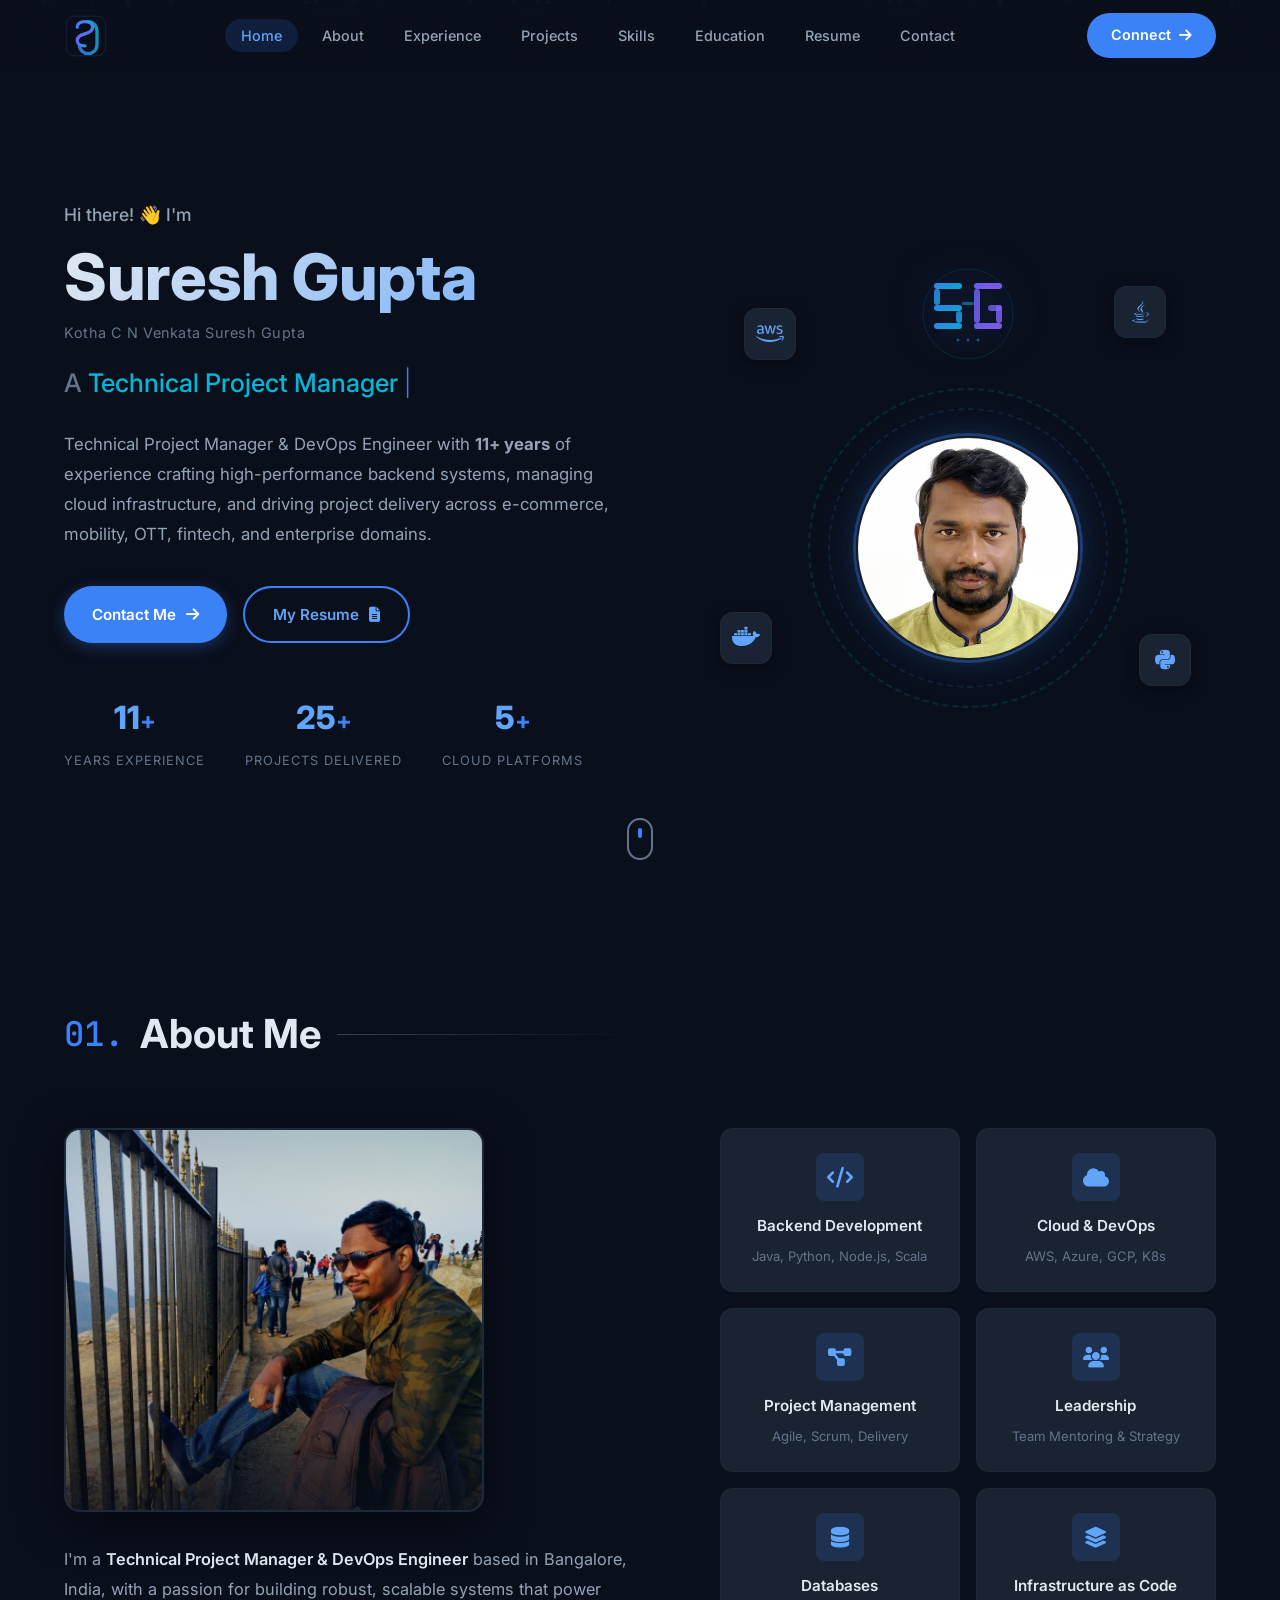
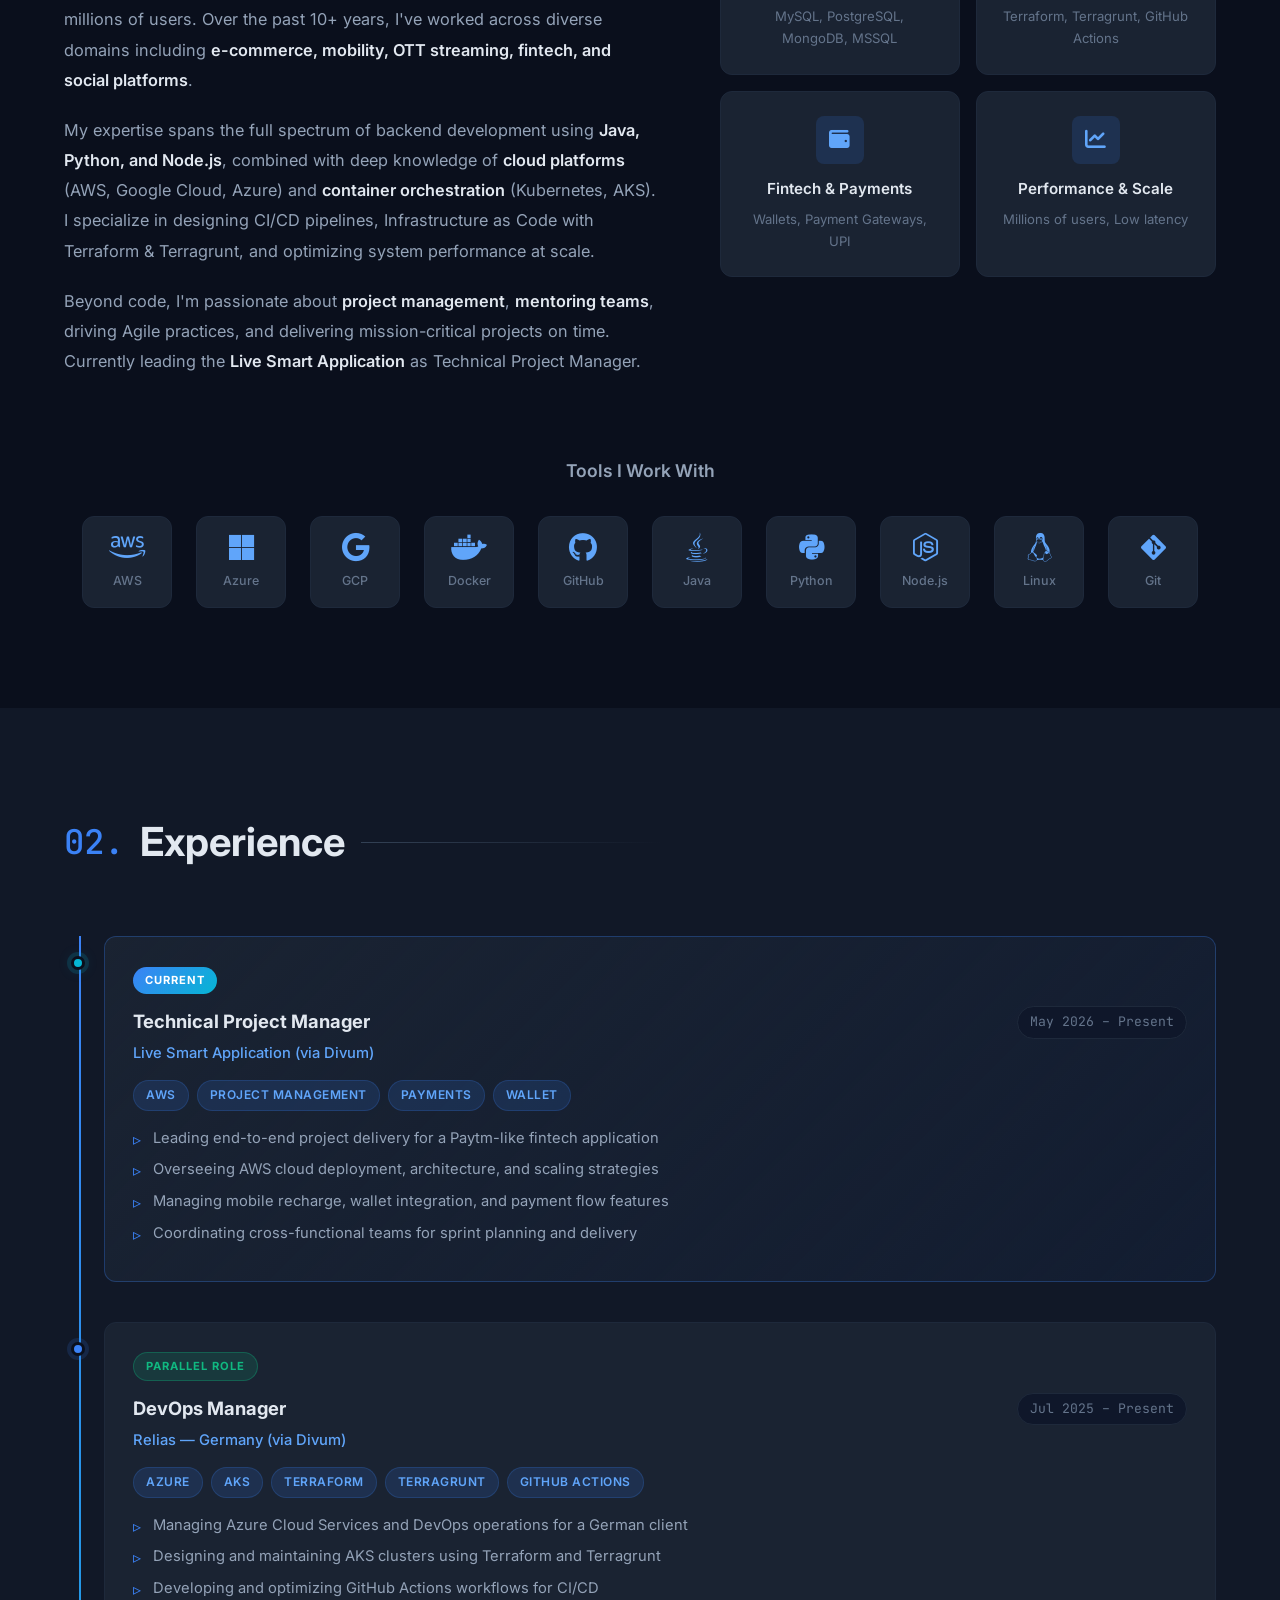
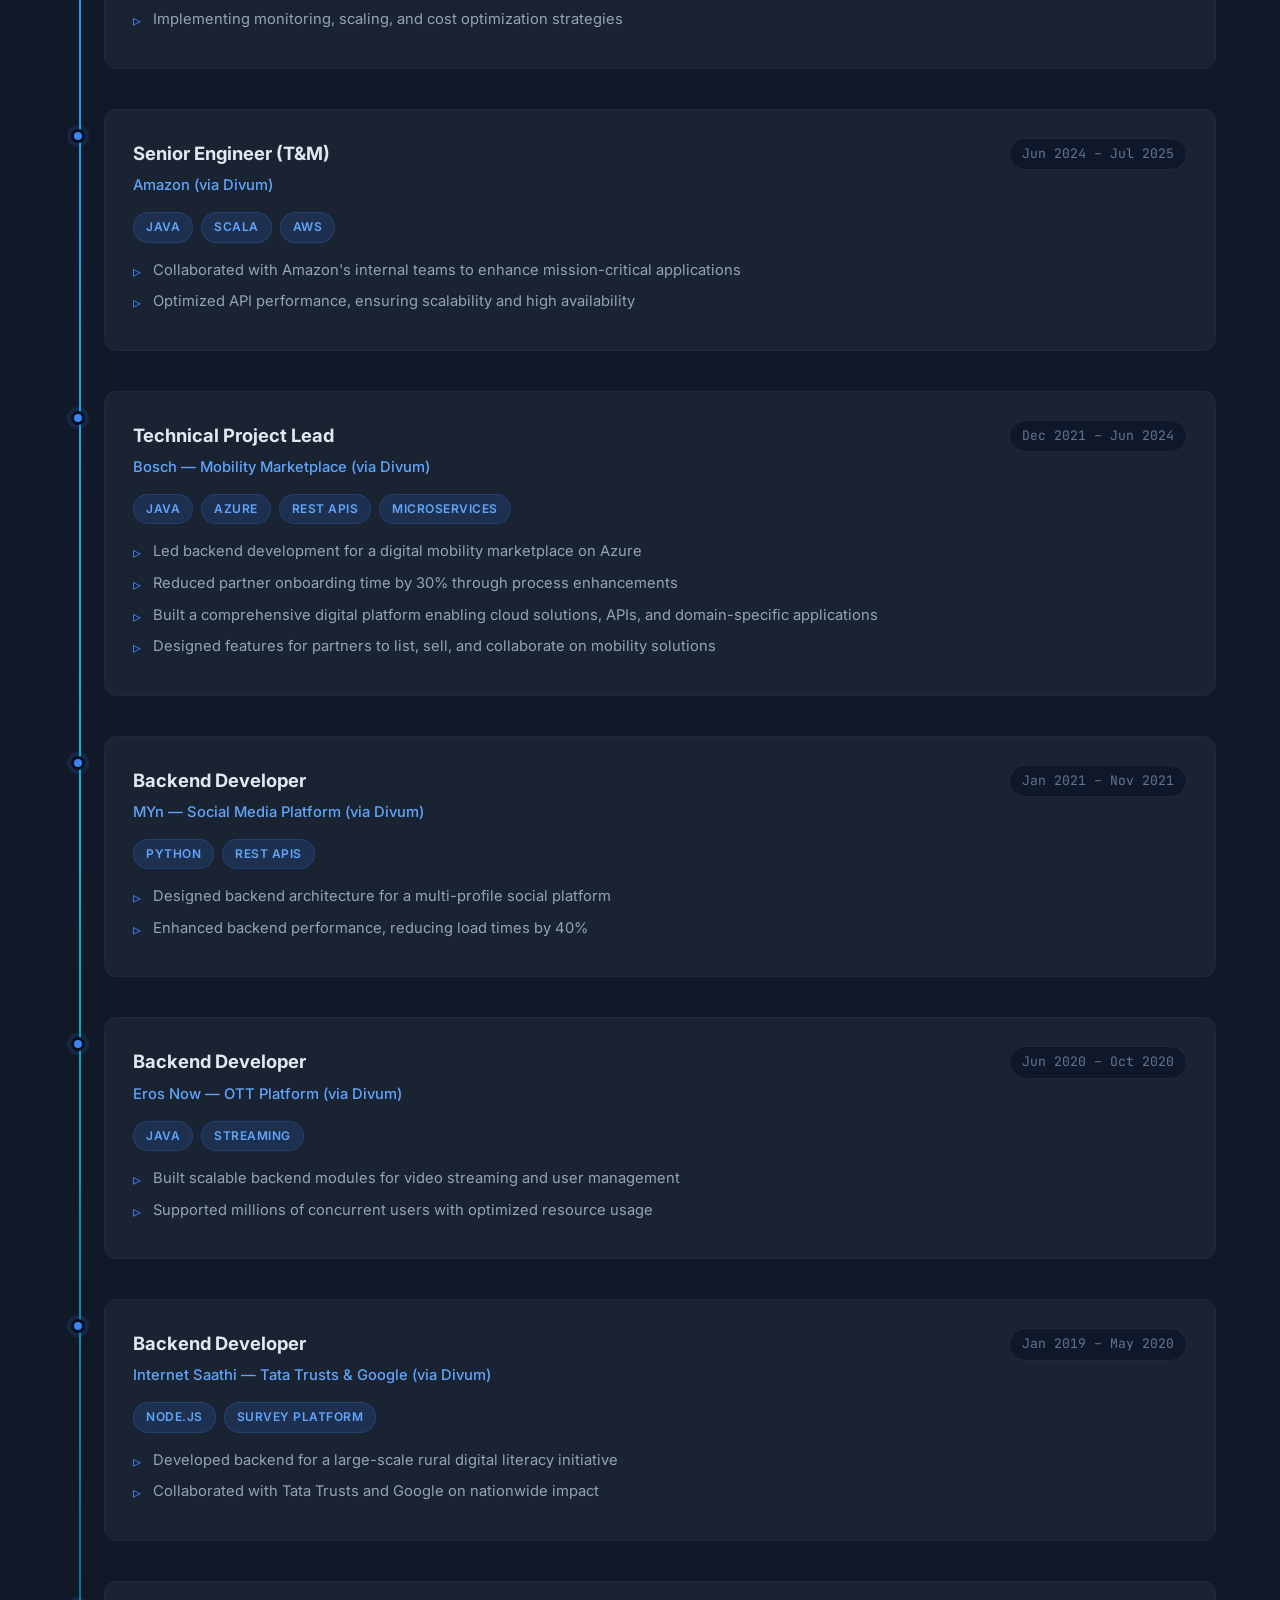
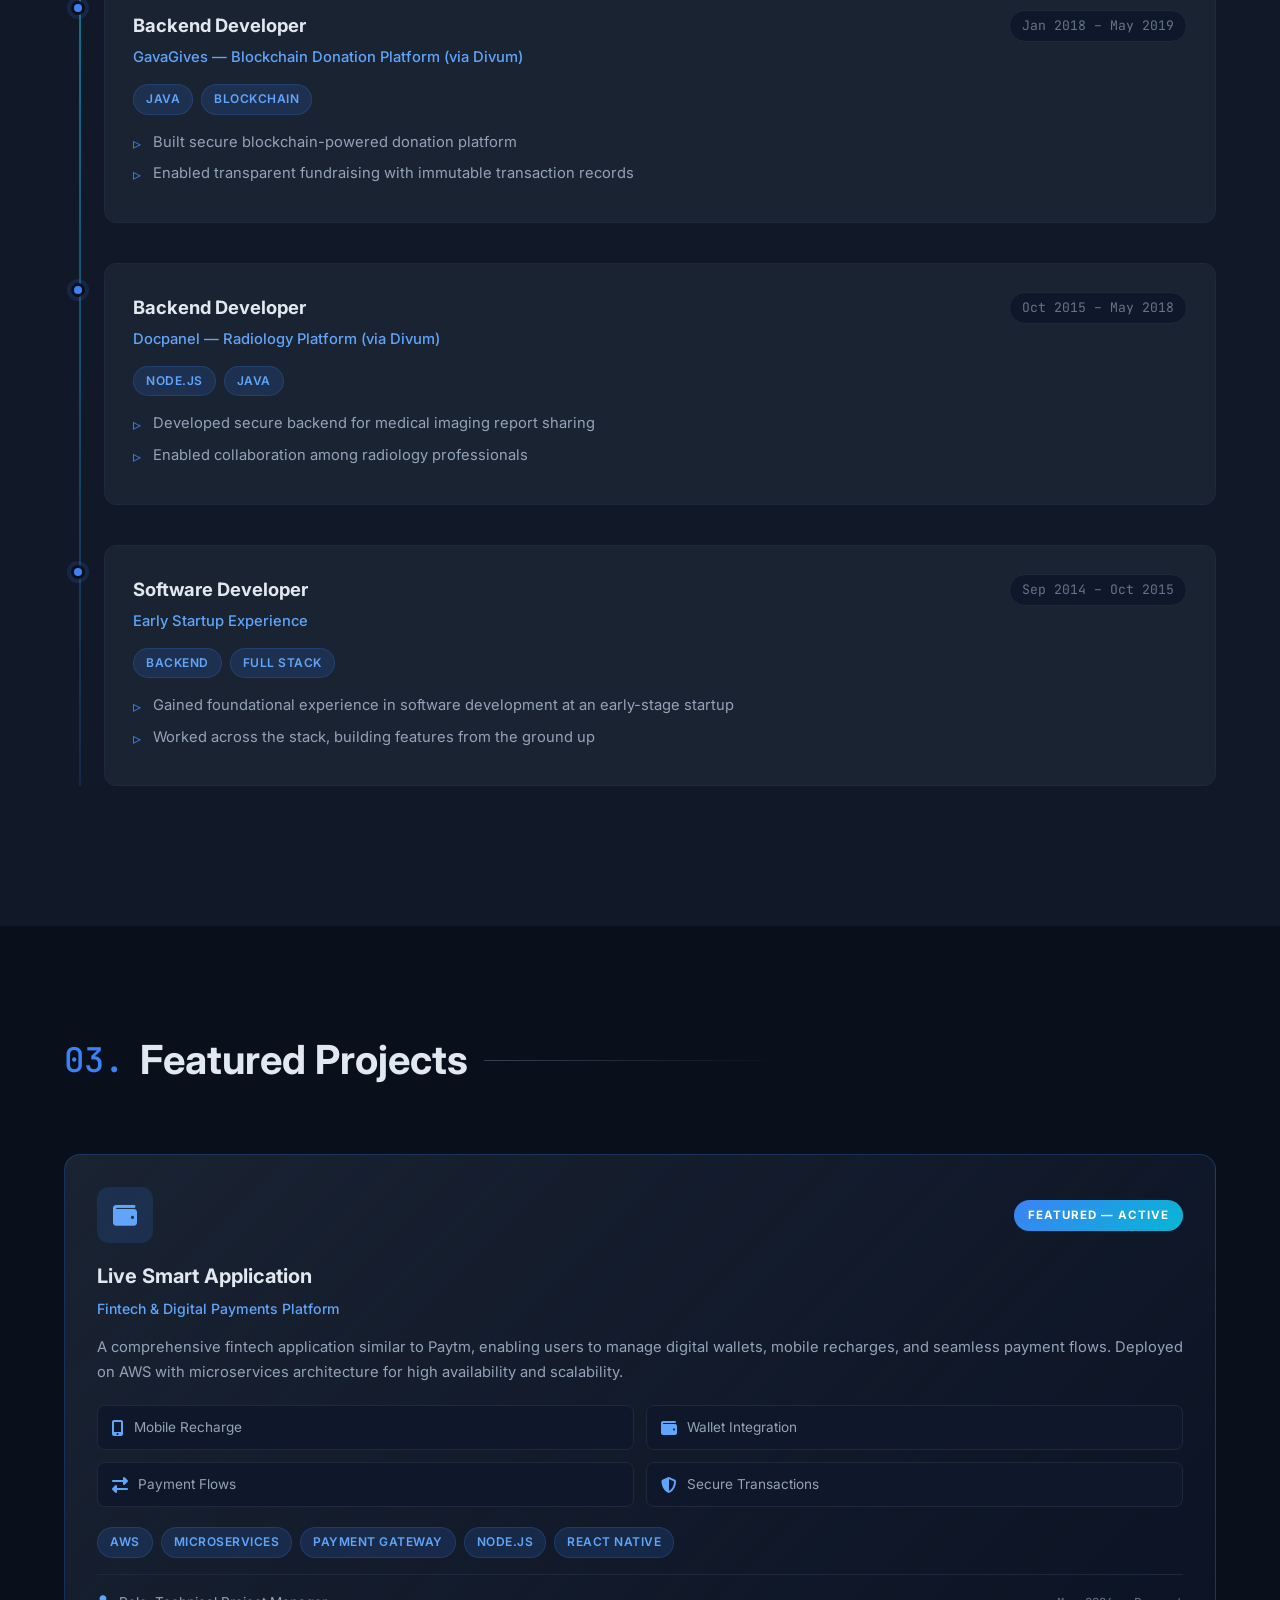
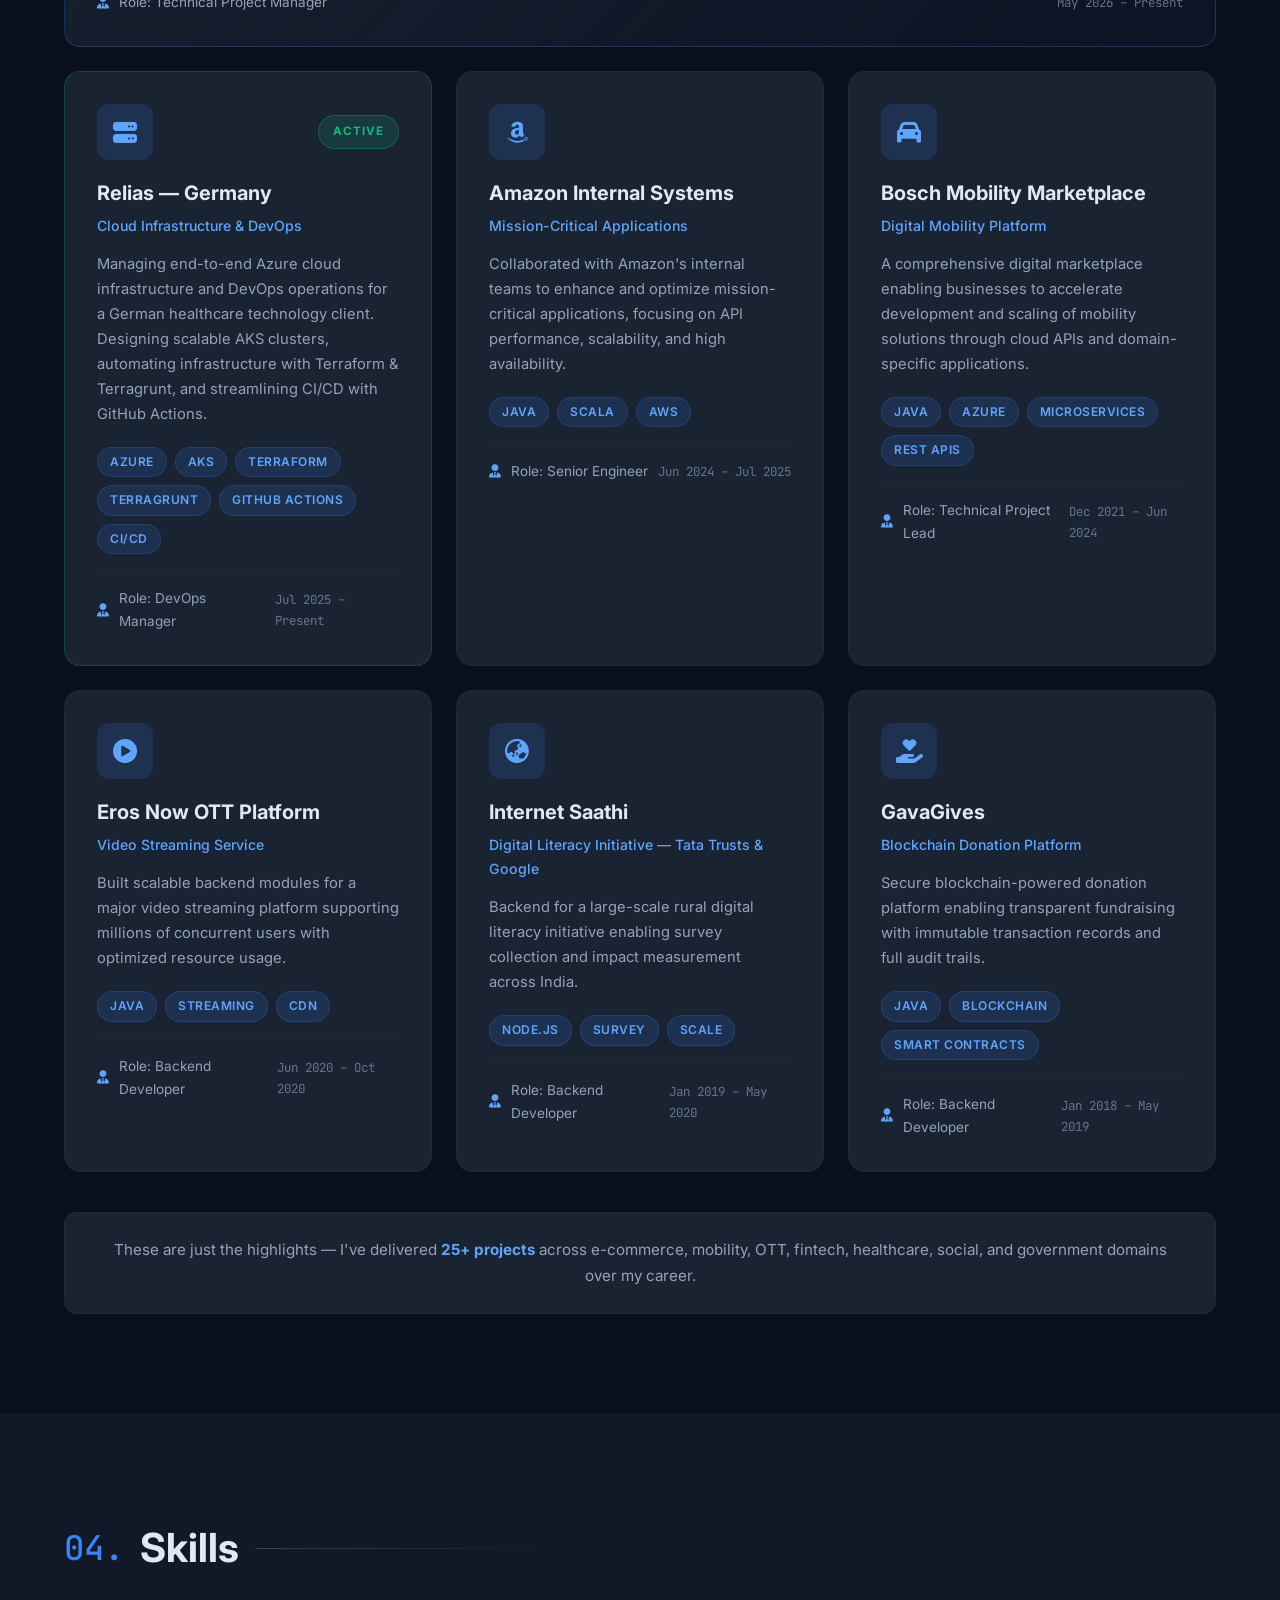
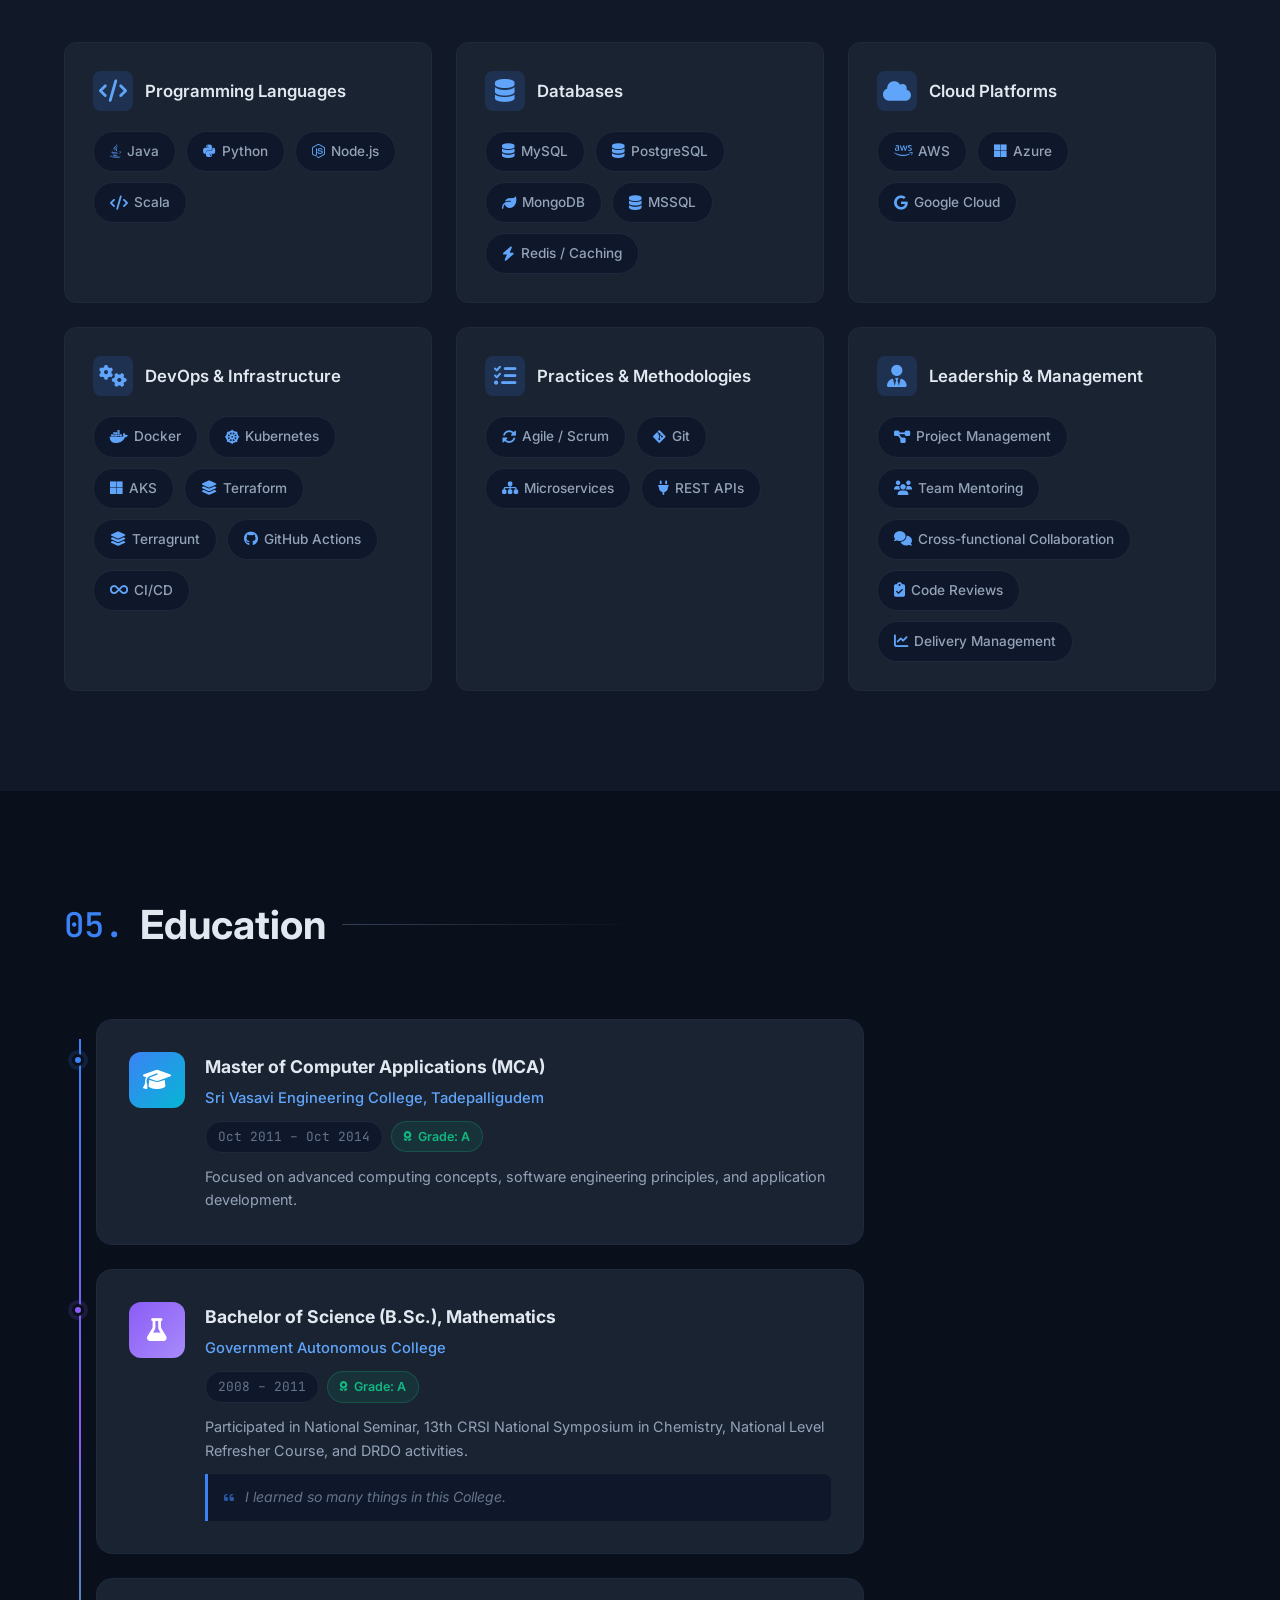
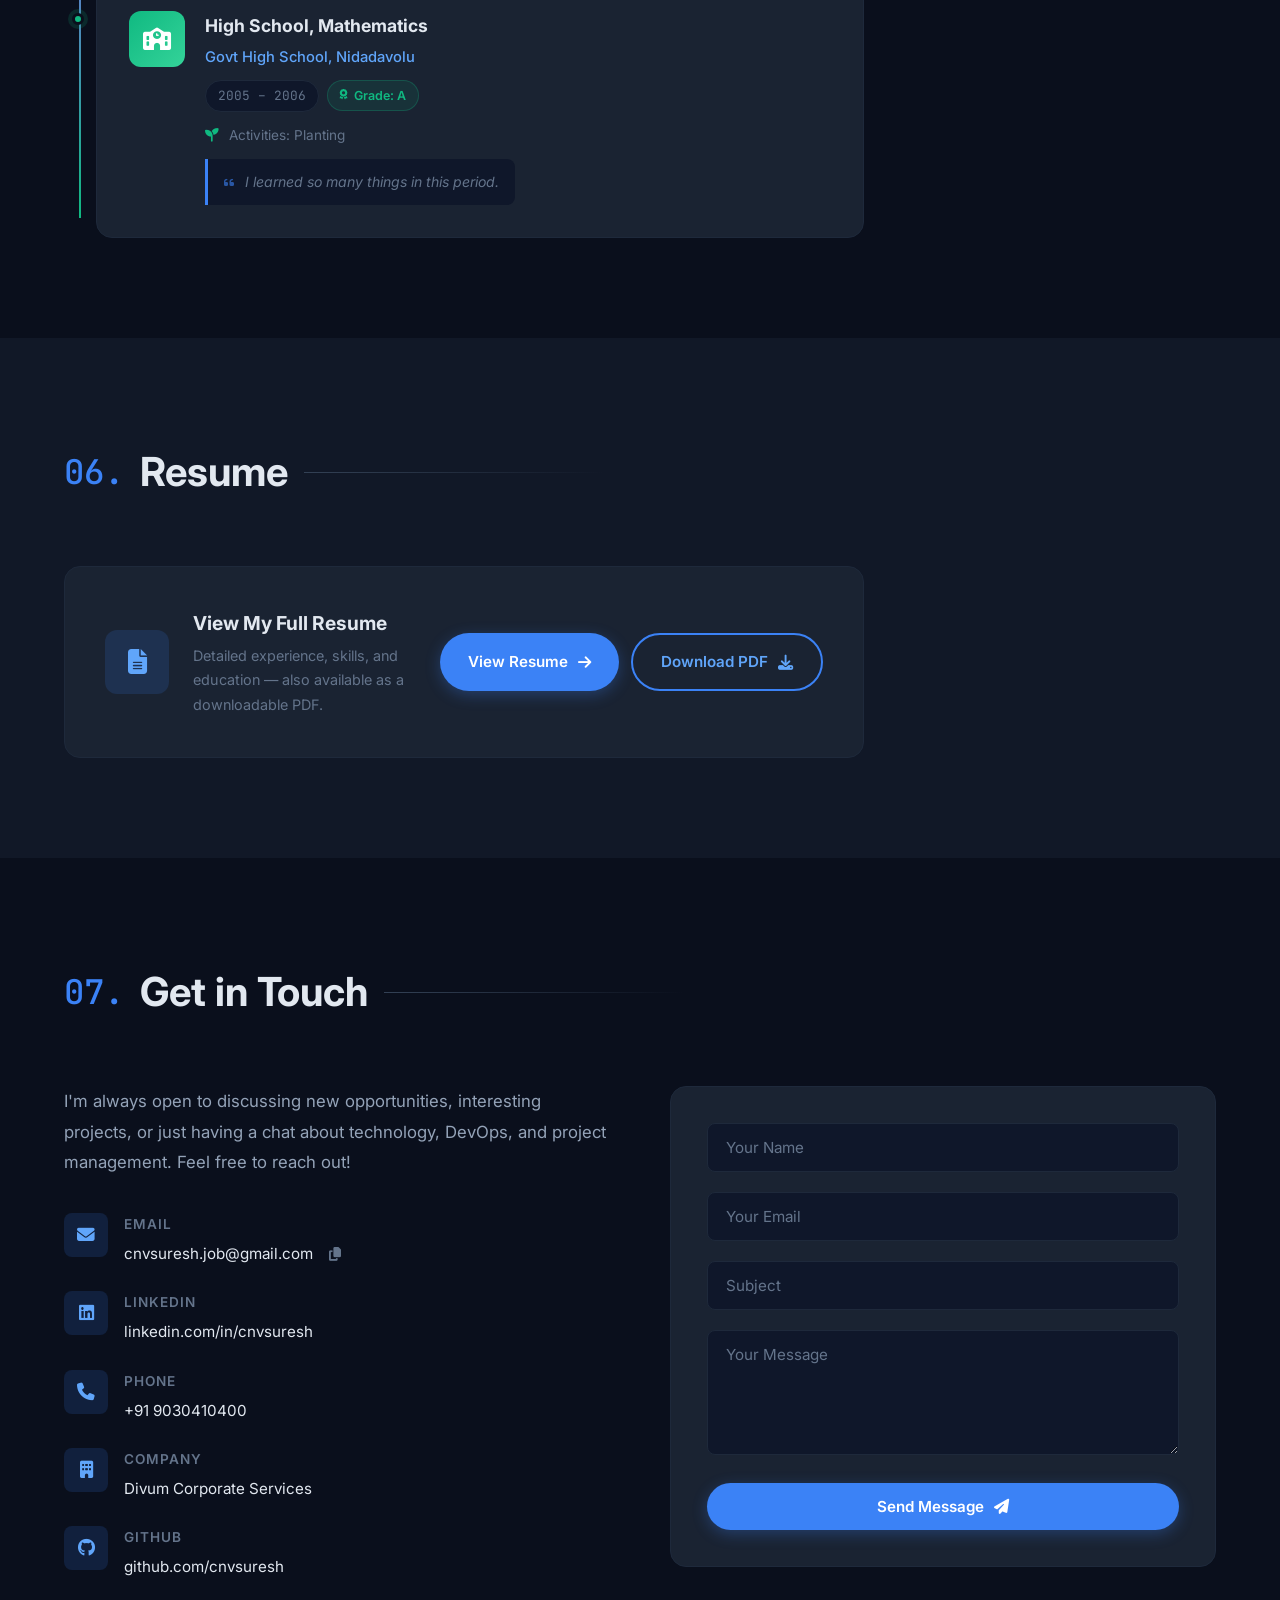
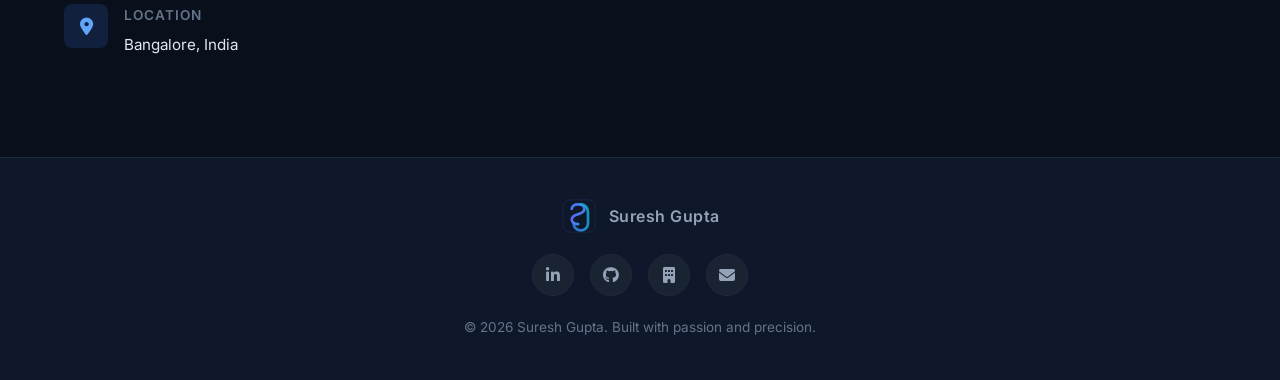
<file: index.html>
<!DOCTYPE html>
<html lang="en">
<head>
  <meta charset="UTF-8" />
  <meta name="viewport" content="width=device-width, initial-scale=1.0" />
  <title>Suresh Gupta | Technical Project Manager & DevOps Engineer</title>
  <meta name="description" content="Portfolio of Kotha C N Venkata Suresh Gupta - Technical Project Manager, DevOps Engineer with 10+ years of experience in backend development and cloud infrastructure." />
  <link rel="icon" type="image/svg+xml" href="assets/images/logo-icon.svg" />
  <link rel="preconnect" href="https://fonts.googleapis.com" />
  <link rel="preconnect" href="https://fonts.gstatic.com" crossorigin />
  <link href="https://fonts.googleapis.com/css2?family=Inter:wght@300;400;500;600;700;800&family=JetBrains+Mono:wght@400;500&display=swap" rel="stylesheet" />
  <link rel="stylesheet" href="https://cdnjs.cloudflare.com/ajax/libs/font-awesome/6.5.1/css/all.min.css" />
  <link rel="stylesheet" href="assets/css/style.css" />
</head>
<body>

  <!-- Navigation -->
  <nav class="navbar" id="navbar">
    <div class="nav-container">
      <a href="#home" class="nav-logo" aria-label="Home">
        <img src="assets/images/logo-icon.svg" alt="SG Logo" class="nav-logo-icon" />
      </a>
      <ul class="nav-links" id="navLinks">
        <li><a href="#home" class="nav-link active">Home</a></li>
        <li><a href="#about" class="nav-link">About</a></li>
        <li><a href="#experience" class="nav-link">Experience</a></li>
        <li><a href="#projects" class="nav-link">Projects</a></li>
        <li><a href="#skills" class="nav-link">Skills</a></li>
        <li><a href="#education" class="nav-link">Education</a></li>
        <li><a href="#resume" class="nav-link">Resume</a></li>
        <li><a href="#contact" class="nav-link">Contact</a></li>
      </ul>
      <a href="https://www.linkedin.com/in/cnvsuresh/" target="_blank" rel="noopener noreferrer" class="nav-cta">
        Connect <i class="fas fa-arrow-right"></i>
      </a>
      <button class="hamburger" id="hamburger" aria-label="Toggle navigation">
        <span></span>
        <span></span>
        <span></span>
      </button>
    </div>
  </nav>

  <!-- Hero Section -->
  <section class="hero" id="home">
    <div class="hero-bg-particles" id="particles"></div>
    <div class="hero-container">
      <div class="hero-content">
        <p class="hero-greeting">Hi there! <span class="wave">&#128075;</span> I'm</p>
        <h1 class="hero-name">Suresh Gupta</h1>
        <p class="hero-fullname">Kotha C N Venkata Suresh Gupta</p>
        <h2 class="hero-title">
          <span class="title-prefix">A</span>
          <span class="typed-text" id="typedText"></span>
          <span class="cursor">|</span>
        </h2>
        <p class="hero-description">
          Technical Project Manager &amp; DevOps Engineer with <strong><span id="dynamicYears">10</span>+ years</strong> of experience crafting
          high-performance backend systems, managing cloud infrastructure, and driving
          project delivery across e-commerce, mobility, OTT, fintech, and enterprise domains.
        </p>
        <div class="hero-actions">
          <a href="#contact" class="btn btn-primary">
            Contact Me <i class="fas fa-arrow-right"></i>
          </a>
          <a href="resume.html" class="btn btn-secondary">
            My Resume <i class="fas fa-file-alt"></i>
          </a>
        </div>
        <div class="hero-stats">
          <div class="stat">
            <span class="stat-number" id="expCount" data-count="10">0</span><span class="stat-plus">+</span>
            <span class="stat-label">Years Experience</span>
          </div>
          <div class="stat">
            <span class="stat-number" data-count="25">0</span><span class="stat-plus">+</span>
            <span class="stat-label">Projects Delivered</span>
          </div>
          <div class="stat">
            <span class="stat-number" data-count="5">0</span><span class="stat-plus">+</span>
            <span class="stat-label">Cloud Platforms</span>
          </div>
        </div>
      </div>
      <div class="hero-visual">
        <div class="hero-logo-showcase">
          <img src="assets/images/logo-concept-2.svg" alt="SG Logo" class="hero-logo-img" />
        </div>
        <div class="profile-frame">
          <div class="profile-photo-wrapper">
            <img src="assets/images/profile-pic.png" alt="Suresh Gupta" class="profile-photo" />
          </div>
          <div class="profile-ring"></div>
          <div class="profile-ring ring-2"></div>
        </div>
        <div class="floating-badge badge-1">
          <i class="fab fa-aws"></i>
        </div>
        <div class="floating-badge badge-2">
          <i class="fab fa-java"></i>
        </div>
        <div class="floating-badge badge-3">
          <i class="fab fa-docker"></i>
        </div>
        <div class="floating-badge badge-4">
          <i class="fab fa-python"></i>
        </div>
      </div>
    </div>
    <div class="scroll-indicator">
      <a href="#about">
        <div class="mouse">
          <div class="wheel"></div>
        </div>
      </a>
    </div>
  </section>

  <!-- About Section -->
  <section class="section about" id="about">
    <div class="container">
      <h2 class="section-title">
        <span class="title-accent">01.</span> About Me
      </h2>
      <div class="about-grid">
        <div class="about-left">
          <div class="about-photo-wrapper">
            <img src="assets/images/profile-casual.jpg" alt="Suresh Gupta" class="about-photo" />
          </div>
          <div class="about-text">
            <p>
              I'm a <strong>Technical Project Manager &amp; DevOps Engineer</strong> based in
              Bangalore, India, with a passion for building robust, scalable systems that power
              millions of users. Over the past 10+ years, I've worked across diverse domains including
              <strong>e-commerce, mobility, OTT streaming, fintech, and social platforms</strong>.
            </p>
            <p>
              My expertise spans the full spectrum of backend development using
              <strong>Java, Python, and Node.js</strong>, combined with deep knowledge of
              <strong>cloud platforms</strong> (AWS, Google Cloud, Azure) and
              <strong>container orchestration</strong> (Kubernetes, AKS). I specialize in
              designing CI/CD pipelines, Infrastructure as Code with Terraform &amp; Terragrunt,
              and optimizing system performance at scale.
            </p>
            <p>
              Beyond code, I'm passionate about <strong>project management</strong>,
              <strong>mentoring teams</strong>, driving Agile practices, and delivering
              mission-critical projects on time. Currently leading the
              <strong>Live Smart Application</strong> as Technical Project Manager.
            </p>
          </div>
        </div>
        <div class="about-cards">
          <div class="info-card">
            <div class="info-card-icon"><i class="fas fa-code"></i></div>
            <h3>Backend Development</h3>
            <p>Java, Python, Node.js, Scala</p>
          </div>
          <div class="info-card">
            <div class="info-card-icon"><i class="fas fa-cloud"></i></div>
            <h3>Cloud &amp; DevOps</h3>
            <p>AWS, Azure, GCP, K8s</p>
          </div>
          <div class="info-card">
            <div class="info-card-icon"><i class="fas fa-diagram-project"></i></div>
            <h3>Project Management</h3>
            <p>Agile, Scrum, Delivery</p>
          </div>
          <div class="info-card">
            <div class="info-card-icon"><i class="fas fa-users"></i></div>
            <h3>Leadership</h3>
            <p>Team Mentoring &amp; Strategy</p>
          </div>
          <div class="info-card">
            <div class="info-card-icon"><i class="fas fa-database"></i></div>
            <h3>Databases</h3>
            <p>MySQL, PostgreSQL, MongoDB, MSSQL</p>
          </div>
          <div class="info-card">
            <div class="info-card-icon"><i class="fas fa-layer-group"></i></div>
            <h3>Infrastructure as Code</h3>
            <p>Terraform, Terragrunt, GitHub Actions</p>
          </div>
          <div class="info-card">
            <div class="info-card-icon"><i class="fas fa-wallet"></i></div>
            <h3>Fintech &amp; Payments</h3>
            <p>Wallets, Payment Gateways, UPI</p>
          </div>
          <div class="info-card">
            <div class="info-card-icon"><i class="fas fa-chart-line"></i></div>
            <h3>Performance &amp; Scale</h3>
            <p>Millions of users, Low latency</p>
          </div>
        </div>
      </div>

      <!-- Tools Section -->
      <div class="tools-section">
        <h3 class="tools-title">Tools I Work With</h3>
        <div class="tools-grid">
          <div class="tool-item" title="AWS"><i class="fab fa-aws"></i><span>AWS</span></div>
          <div class="tool-item" title="Microsoft Azure"><i class="fab fa-microsoft"></i><span>Azure</span></div>
          <div class="tool-item" title="Google Cloud"><i class="fab fa-google"></i><span>GCP</span></div>
          <div class="tool-item" title="Docker"><i class="fab fa-docker"></i><span>Docker</span></div>
          <div class="tool-item" title="GitHub"><i class="fab fa-github"></i><span>GitHub</span></div>
          <div class="tool-item" title="Java"><i class="fab fa-java"></i><span>Java</span></div>
          <div class="tool-item" title="Python"><i class="fab fa-python"></i><span>Python</span></div>
          <div class="tool-item" title="Node.js"><i class="fab fa-node-js"></i><span>Node.js</span></div>
          <div class="tool-item" title="Linux"><i class="fab fa-linux"></i><span>Linux</span></div>
          <div class="tool-item" title="Git"><i class="fab fa-git-alt"></i><span>Git</span></div>
        </div>
      </div>
    </div>
  </section>

  <!-- Experience Section -->
  <section class="section experience" id="experience">
    <div class="container">
      <h2 class="section-title">
        <span class="title-accent">02.</span> Experience
      </h2>

      <div class="timeline">

        <div class="timeline-item" data-aos="fade-up">
          <div class="timeline-marker marker-current"></div>
          <div class="timeline-content timeline-highlight">
            <div class="timeline-badge-new">Current</div>
            <div class="timeline-header">
              <div>
                <h3>Technical Project Manager</h3>
                <h4>Live Smart Application (via Divum)</h4>
              </div>
              <span class="timeline-date">May 2026 &ndash; Present</span>
            </div>
            <div class="timeline-tags">
              <span class="tag">AWS</span>
              <span class="tag">Project Management</span>
              <span class="tag">Payments</span>
              <span class="tag">Wallet</span>
            </div>
            <ul class="timeline-details">
              <li>Leading end-to-end project delivery for a Paytm-like fintech application</li>
              <li>Overseeing AWS cloud deployment, architecture, and scaling strategies</li>
              <li>Managing mobile recharge, wallet integration, and payment flow features</li>
              <li>Coordinating cross-functional teams for sprint planning and delivery</li>
            </ul>
          </div>
        </div>

        <div class="timeline-item" data-aos="fade-up">
          <div class="timeline-marker"></div>
          <div class="timeline-content">
            <div class="timeline-badge-parallel">Parallel Role</div>
            <div class="timeline-header">
              <div>
                <h3>DevOps Manager</h3>
                <h4>Relias &mdash; Germany (via Divum)</h4>
              </div>
              <span class="timeline-date">Jul 2025 &ndash; Present</span>
            </div>
            <div class="timeline-tags">
              <span class="tag">Azure</span><span class="tag">AKS</span><span class="tag">Terraform</span><span class="tag">Terragrunt</span><span class="tag">GitHub Actions</span>
            </div>
            <ul class="timeline-details">
              <li>Managing Azure Cloud Services and DevOps operations for a German client</li>
              <li>Designing and maintaining AKS clusters using Terraform and Terragrunt</li>
              <li>Developing and optimizing GitHub Actions workflows for CI/CD</li>
              <li>Implementing monitoring, scaling, and cost optimization strategies</li>
            </ul>
          </div>
        </div>

        <div class="timeline-item" data-aos="fade-up">
          <div class="timeline-marker"></div>
          <div class="timeline-content">
            <div class="timeline-header">
              <div><h3>Senior Engineer (T&amp;M)</h3><h4>Amazon (via Divum)</h4></div>
              <span class="timeline-date">Jun 2024 &ndash; Jul 2025</span>
            </div>
            <div class="timeline-tags"><span class="tag">Java</span><span class="tag">Scala</span><span class="tag">AWS</span></div>
            <ul class="timeline-details">
              <li>Collaborated with Amazon's internal teams to enhance mission-critical applications</li>
              <li>Optimized API performance, ensuring scalability and high availability</li>
            </ul>
          </div>
        </div>

        <div class="timeline-item" data-aos="fade-up">
          <div class="timeline-marker"></div>
          <div class="timeline-content">
            <div class="timeline-header">
              <div><h3>Technical Project Lead</h3><h4>Bosch &mdash; Mobility Marketplace (via Divum)</h4></div>
              <span class="timeline-date">Dec 2021 &ndash; Jun 2024</span>
            </div>
            <div class="timeline-tags"><span class="tag">Java</span><span class="tag">Azure</span><span class="tag">REST APIs</span><span class="tag">Microservices</span></div>
            <ul class="timeline-details">
              <li>Led backend development for a digital mobility marketplace on Azure</li>
              <li>Reduced partner onboarding time by 30% through process enhancements</li>
              <li>Built a comprehensive digital platform enabling cloud solutions, APIs, and domain-specific applications</li>
              <li>Designed features for partners to list, sell, and collaborate on mobility solutions</li>
            </ul>
          </div>
        </div>

        <div class="timeline-item" data-aos="fade-up">
          <div class="timeline-marker"></div>
          <div class="timeline-content">
            <div class="timeline-header">
              <div><h3>Backend Developer</h3><h4>MYn &mdash; Social Media Platform (via Divum)</h4></div>
              <span class="timeline-date">Jan 2021 &ndash; Nov 2021</span>
            </div>
            <div class="timeline-tags"><span class="tag">Python</span><span class="tag">REST APIs</span></div>
            <ul class="timeline-details">
              <li>Designed backend architecture for a multi-profile social platform</li>
              <li>Enhanced backend performance, reducing load times by 40%</li>
            </ul>
          </div>
        </div>

        <div class="timeline-item" data-aos="fade-up">
          <div class="timeline-marker"></div>
          <div class="timeline-content">
            <div class="timeline-header">
              <div><h3>Backend Developer</h3><h4>Eros Now &mdash; OTT Platform (via Divum)</h4></div>
              <span class="timeline-date">Jun 2020 &ndash; Oct 2020</span>
            </div>
            <div class="timeline-tags"><span class="tag">Java</span><span class="tag">Streaming</span></div>
            <ul class="timeline-details">
              <li>Built scalable backend modules for video streaming and user management</li>
              <li>Supported millions of concurrent users with optimized resource usage</li>
            </ul>
          </div>
        </div>

        <div class="timeline-item" data-aos="fade-up">
          <div class="timeline-marker"></div>
          <div class="timeline-content">
            <div class="timeline-header">
              <div><h3>Backend Developer</h3><h4>Internet Saathi &mdash; Tata Trusts &amp; Google (via Divum)</h4></div>
              <span class="timeline-date">Jan 2019 &ndash; May 2020</span>
            </div>
            <div class="timeline-tags"><span class="tag">Node.js</span><span class="tag">Survey Platform</span></div>
            <ul class="timeline-details">
              <li>Developed backend for a large-scale rural digital literacy initiative</li>
              <li>Collaborated with Tata Trusts and Google on nationwide impact</li>
            </ul>
          </div>
        </div>

        <div class="timeline-item" data-aos="fade-up">
          <div class="timeline-marker"></div>
          <div class="timeline-content">
            <div class="timeline-header">
              <div><h3>Backend Developer</h3><h4>GavaGives &mdash; Blockchain Donation Platform (via Divum)</h4></div>
              <span class="timeline-date">Jan 2018 &ndash; May 2019</span>
            </div>
            <div class="timeline-tags"><span class="tag">Java</span><span class="tag">Blockchain</span></div>
            <ul class="timeline-details">
              <li>Built secure blockchain-powered donation platform</li>
              <li>Enabled transparent fundraising with immutable transaction records</li>
            </ul>
          </div>
        </div>

        <div class="timeline-item" data-aos="fade-up">
          <div class="timeline-marker"></div>
          <div class="timeline-content">
            <div class="timeline-header">
              <div><h3>Backend Developer</h3><h4>Docpanel &mdash; Radiology Platform (via Divum)</h4></div>
              <span class="timeline-date">Oct 2015 &ndash; May 2018</span>
            </div>
            <div class="timeline-tags"><span class="tag">Node.js</span><span class="tag">Java</span></div>
            <ul class="timeline-details">
              <li>Developed secure backend for medical imaging report sharing</li>
              <li>Enabled collaboration among radiology professionals</li>
            </ul>
          </div>
        </div>

        <div class="timeline-item" data-aos="fade-up">
          <div class="timeline-marker"></div>
          <div class="timeline-content">
            <div class="timeline-header">
              <div><h3>Software Developer</h3><h4>Early Startup Experience</h4></div>
              <span class="timeline-date">Sep 2014 &ndash; Oct 2015</span>
            </div>
            <div class="timeline-tags"><span class="tag">Backend</span><span class="tag">Full Stack</span></div>
            <ul class="timeline-details">
              <li>Gained foundational experience in software development at an early-stage startup</li>
              <li>Worked across the stack, building features from the ground up</li>
            </ul>
          </div>
        </div>

      </div>
    </div>
  </section>

  <!-- Projects Section -->
  <section class="section projects" id="projects">
    <div class="container">
      <h2 class="section-title">
        <span class="title-accent">03.</span> Featured Projects
      </h2>

      <div class="projects-grid">

        <div class="project-card project-featured">
          <div class="project-card-glow"></div>
          <div class="project-header">
            <div class="project-icon-large"><i class="fas fa-wallet"></i></div>
            <div class="project-badge">Featured &mdash; Active</div>
          </div>
          <h3>Live Smart Application</h3>
          <p class="project-subtitle">Fintech &amp; Digital Payments Platform</p>
          <p class="project-description">A comprehensive fintech application similar to Paytm, enabling users to manage digital wallets, mobile recharges, and seamless payment flows. Deployed on AWS with microservices architecture for high availability and scalability.</p>
          <div class="project-features">
            <div class="project-feature"><i class="fas fa-mobile-alt"></i><span>Mobile Recharge</span></div>
            <div class="project-feature"><i class="fas fa-wallet"></i><span>Wallet Integration</span></div>
            <div class="project-feature"><i class="fas fa-exchange-alt"></i><span>Payment Flows</span></div>
            <div class="project-feature"><i class="fas fa-shield-alt"></i><span>Secure Transactions</span></div>
          </div>
          <div class="project-tech"><span class="tag">AWS</span><span class="tag">Microservices</span><span class="tag">Payment Gateway</span><span class="tag">Node.js</span><span class="tag">React Native</span></div>
          <div class="project-role"><i class="fas fa-user-tie"></i><span>Role: Technical Project Manager</span><span class="project-timeline">May 2026 &ndash; Present</span></div>
        </div>

        <div class="project-card project-active">
          <div class="project-header">
            <div class="project-icon-large"><i class="fas fa-server"></i></div>
            <div class="project-badge-secondary">Active</div>
          </div>
          <h3>Relias &mdash; Germany</h3>
          <p class="project-subtitle">Cloud Infrastructure &amp; DevOps</p>
          <p class="project-description">Managing end-to-end Azure cloud infrastructure and DevOps operations for a German healthcare technology client. Designing scalable AKS clusters, automating infrastructure with Terraform &amp; Terragrunt, and streamlining CI/CD with GitHub Actions.</p>
          <div class="project-tech"><span class="tag">Azure</span><span class="tag">AKS</span><span class="tag">Terraform</span><span class="tag">Terragrunt</span><span class="tag">GitHub Actions</span><span class="tag">CI/CD</span></div>
          <div class="project-role"><i class="fas fa-user-tie"></i><span>Role: DevOps Manager</span><span class="project-timeline">Jul 2025 &ndash; Present</span></div>
        </div>

        <div class="project-card">
          <div class="project-header"><div class="project-icon-large"><i class="fab fa-amazon"></i></div></div>
          <h3>Amazon Internal Systems</h3>
          <p class="project-subtitle">Mission-Critical Applications</p>
          <p class="project-description">Collaborated with Amazon's internal teams to enhance and optimize mission-critical applications, focusing on API performance, scalability, and high availability.</p>
          <div class="project-tech"><span class="tag">Java</span><span class="tag">Scala</span><span class="tag">AWS</span></div>
          <div class="project-role"><i class="fas fa-user-tie"></i><span>Role: Senior Engineer</span><span class="project-timeline">Jun 2024 &ndash; Jul 2025</span></div>
        </div>

        <div class="project-card">
          <div class="project-header"><div class="project-icon-large"><i class="fas fa-car"></i></div></div>
          <h3>Bosch Mobility Marketplace</h3>
          <p class="project-subtitle">Digital Mobility Platform</p>
          <p class="project-description">A comprehensive digital marketplace enabling businesses to accelerate development and scaling of mobility solutions through cloud APIs and domain-specific applications.</p>
          <div class="project-tech"><span class="tag">Java</span><span class="tag">Azure</span><span class="tag">Microservices</span><span class="tag">REST APIs</span></div>
          <div class="project-role"><i class="fas fa-user-tie"></i><span>Role: Technical Project Lead</span><span class="project-timeline">Dec 2021 &ndash; Jun 2024</span></div>
        </div>

        <div class="project-card">
          <div class="project-header"><div class="project-icon-large"><i class="fas fa-play-circle"></i></div></div>
          <h3>Eros Now OTT Platform</h3>
          <p class="project-subtitle">Video Streaming Service</p>
          <p class="project-description">Built scalable backend modules for a major video streaming platform supporting millions of concurrent users with optimized resource usage.</p>
          <div class="project-tech"><span class="tag">Java</span><span class="tag">Streaming</span><span class="tag">CDN</span></div>
          <div class="project-role"><i class="fas fa-user-tie"></i><span>Role: Backend Developer</span><span class="project-timeline">Jun 2020 &ndash; Oct 2020</span></div>
        </div>

        <div class="project-card">
          <div class="project-header"><div class="project-icon-large"><i class="fas fa-globe-asia"></i></div></div>
          <h3>Internet Saathi</h3>
          <p class="project-subtitle">Digital Literacy Initiative &mdash; Tata Trusts &amp; Google</p>
          <p class="project-description">Backend for a large-scale rural digital literacy initiative enabling survey collection and impact measurement across India.</p>
          <div class="project-tech"><span class="tag">Node.js</span><span class="tag">Survey</span><span class="tag">Scale</span></div>
          <div class="project-role"><i class="fas fa-user-tie"></i><span>Role: Backend Developer</span><span class="project-timeline">Jan 2019 &ndash; May 2020</span></div>
        </div>

        <div class="project-card">
          <div class="project-header"><div class="project-icon-large"><i class="fas fa-hand-holding-heart"></i></div></div>
          <h3>GavaGives</h3>
          <p class="project-subtitle">Blockchain Donation Platform</p>
          <p class="project-description">Secure blockchain-powered donation platform enabling transparent fundraising with immutable transaction records and full audit trails.</p>
          <div class="project-tech"><span class="tag">Java</span><span class="tag">Blockchain</span><span class="tag">Smart Contracts</span></div>
          <div class="project-role"><i class="fas fa-user-tie"></i><span>Role: Backend Developer</span><span class="project-timeline">Jan 2018 &ndash; May 2019</span></div>
        </div>

      </div>

      <div class="projects-more">
        <p>These are just the highlights &mdash; I've delivered <strong>25+ projects</strong> across e-commerce, mobility, OTT, fintech, healthcare, social, and government domains over my career.</p>
      </div>
    </div>
  </section>

  <!-- Skills Section -->
  <section class="section skills" id="skills">
    <div class="container">
      <h2 class="section-title"><span class="title-accent">04.</span> Skills</h2>
      <div class="skills-grid">
        <div class="skill-category">
          <div class="skill-category-header"><i class="fas fa-code"></i><h3>Programming Languages</h3></div>
          <div class="skill-items">
            <div class="skill-pill"><i class="fab fa-java"></i> Java</div>
            <div class="skill-pill"><i class="fab fa-python"></i> Python</div>
            <div class="skill-pill"><i class="fab fa-node-js"></i> Node.js</div>
            <div class="skill-pill"><i class="fas fa-code"></i> Scala</div>
          </div>
        </div>
        <div class="skill-category">
          <div class="skill-category-header"><i class="fas fa-database"></i><h3>Databases</h3></div>
          <div class="skill-items">
            <div class="skill-pill"><i class="fas fa-database"></i> MySQL</div>
            <div class="skill-pill"><i class="fas fa-database"></i> PostgreSQL</div>
            <div class="skill-pill"><i class="fas fa-leaf"></i> MongoDB</div>
            <div class="skill-pill"><i class="fas fa-database"></i> MSSQL</div>
            <div class="skill-pill"><i class="fas fa-bolt"></i> Redis / Caching</div>
          </div>
        </div>
        <div class="skill-category">
          <div class="skill-category-header"><i class="fas fa-cloud"></i><h3>Cloud Platforms</h3></div>
          <div class="skill-items">
            <div class="skill-pill"><i class="fab fa-aws"></i> AWS</div>
            <div class="skill-pill"><i class="fab fa-microsoft"></i> Azure</div>
            <div class="skill-pill"><i class="fab fa-google"></i> Google Cloud</div>
          </div>
        </div>
        <div class="skill-category">
          <div class="skill-category-header"><i class="fas fa-cogs"></i><h3>DevOps &amp; Infrastructure</h3></div>
          <div class="skill-items">
            <div class="skill-pill"><i class="fab fa-docker"></i> Docker</div>
            <div class="skill-pill"><i class="fas fa-dharmachakra"></i> Kubernetes</div>
            <div class="skill-pill"><i class="fab fa-microsoft"></i> AKS</div>
            <div class="skill-pill"><i class="fas fa-layer-group"></i> Terraform</div>
            <div class="skill-pill"><i class="fas fa-layer-group"></i> Terragrunt</div>
            <div class="skill-pill"><i class="fab fa-github"></i> GitHub Actions</div>
            <div class="skill-pill"><i class="fas fa-infinity"></i> CI/CD</div>
          </div>
        </div>
        <div class="skill-category">
          <div class="skill-category-header"><i class="fas fa-tasks"></i><h3>Practices &amp; Methodologies</h3></div>
          <div class="skill-items">
            <div class="skill-pill"><i class="fas fa-sync-alt"></i> Agile / Scrum</div>
            <div class="skill-pill"><i class="fab fa-git-alt"></i> Git</div>
            <div class="skill-pill"><i class="fas fa-sitemap"></i> Microservices</div>
            <div class="skill-pill"><i class="fas fa-plug"></i> REST APIs</div>
          </div>
        </div>
        <div class="skill-category">
          <div class="skill-category-header"><i class="fas fa-user-tie"></i><h3>Leadership &amp; Management</h3></div>
          <div class="skill-items">
            <div class="skill-pill"><i class="fas fa-project-diagram"></i> Project Management</div>
            <div class="skill-pill"><i class="fas fa-users"></i> Team Mentoring</div>
            <div class="skill-pill"><i class="fas fa-comments"></i> Cross-functional Collaboration</div>
            <div class="skill-pill"><i class="fas fa-clipboard-check"></i> Code Reviews</div>
            <div class="skill-pill"><i class="fas fa-chart-line"></i> Delivery Management</div>
          </div>
        </div>
      </div>
    </div>
  </section>

  <!-- Education Section (mirrored in components/education.html for modularity) -->
  <section class="section education" id="education">
    <div class="container">
      <h2 class="section-title">
        <span class="title-accent">05.</span> Education
      </h2>
      <div class="education-grid">

        <div class="edu-card">
          <div class="edu-timeline-dot"></div>
          <div class="edu-icon">
            <i class="fas fa-graduation-cap"></i>
          </div>
          <div class="edu-content">
            <h3>Master of Computer Applications (MCA)</h3>
            <h4>Sri Vasavi Engineering College, Tadepalligudem</h4>
            <div class="edu-meta">
              <span class="edu-date">Oct 2011 &ndash; Oct 2014</span>
              <span class="edu-grade"><i class="fas fa-award"></i> Grade: A</span>
            </div>
            <p>Focused on advanced computing concepts, software engineering principles, and application development.</p>
          </div>
        </div>

        <div class="edu-card">
          <div class="edu-timeline-dot"></div>
          <div class="edu-icon edu-icon-secondary">
            <i class="fas fa-flask"></i>
          </div>
          <div class="edu-content">
            <h3>Bachelor of Science (B.Sc.), Mathematics</h3>
            <h4>Government Autonomous College</h4>
            <div class="edu-meta">
              <span class="edu-date">2008 &ndash; 2011</span>
              <span class="edu-grade"><i class="fas fa-award"></i> Grade: A</span>
            </div>
            <p>Participated in National Seminar, 13th CRSI National Symposium in Chemistry, National Level Refresher Course, and DRDO activities.</p>
            <blockquote class="edu-reflection">
              <i class="fas fa-quote-left"></i>
              I learned so many things in this College.
            </blockquote>
          </div>
        </div>

        <div class="edu-card">
          <div class="edu-timeline-dot"></div>
          <div class="edu-icon edu-icon-tertiary">
            <i class="fas fa-school"></i>
          </div>
          <div class="edu-content">
            <h3>High School, Mathematics</h3>
            <h4>Govt High School, Nidadavolu</h4>
            <div class="edu-meta">
              <span class="edu-date">2005 &ndash; 2006</span>
              <span class="edu-grade"><i class="fas fa-award"></i> Grade: A</span>
            </div>
            <div class="edu-activities">
              <i class="fas fa-seedling"></i> Activities: Planting
            </div>
            <blockquote class="edu-reflection">
              <i class="fas fa-quote-left"></i>
              I learned so many things in this period.
            </blockquote>
          </div>
        </div>

      </div>
    </div>
  </section>

  <!-- Contact Section -->
  <!-- Resume Section -->
  <section class="section resume-cta" id="resume">
    <div class="container">
      <h2 class="section-title"><span class="title-accent">06.</span> Resume</h2>
      <div class="resume-cta-card">
        <div class="resume-cta-content">
          <div class="resume-cta-icon">
            <i class="fas fa-file-alt"></i>
          </div>
          <div>
            <h3>View My Full Resume</h3>
            <p>Detailed experience, skills, and education — also available as a downloadable PDF.</p>
          </div>
        </div>
        <div class="resume-cta-actions">
          <a href="resume.html" class="btn btn-primary">
            View Resume <i class="fas fa-arrow-right"></i>
          </a>
          <a href="resume.html" class="btn btn-secondary" onclick="setTimeout(()=>document.querySelector('.download-btn')?.click(),500)">
            Download PDF <i class="fas fa-download"></i>
          </a>
        </div>
      </div>
    </div>
  </section>

  <section class="section contact" id="contact">
    <div class="container">
      <h2 class="section-title"><span class="title-accent">07.</span> Get in Touch</h2>
      <div class="contact-grid">
        <div class="contact-info">
          <p class="contact-intro">I'm always open to discussing new opportunities, interesting projects, or just having a chat about technology, DevOps, and project management. Feel free to reach out!</p>
          <div class="contact-methods">
            <div class="contact-method">
              <i class="fas fa-envelope"></i>
              <div><h4>Email</h4><a href="mailto:cnvsuresh.job@gmail.com" id="emailLink">cnvsuresh.job@gmail.com</a><button class="copy-btn" data-copy="cnvsuresh.job@gmail.com" title="Copy email"><i class="fas fa-copy"></i></button></div>
            </div>
            <div class="contact-method">
              <i class="fab fa-linkedin"></i>
              <div><h4>LinkedIn</h4><a href="https://www.linkedin.com/in/cnvsuresh/" target="_blank" rel="noopener noreferrer">linkedin.com/in/cnvsuresh</a></div>
            </div>
            <div class="contact-method">
              <i class="fas fa-phone"></i>
              <div><h4>Phone</h4><a href="tel:+919030410400">+91 9030410400</a></div>
            </div>
            <div class="contact-method">
              <i class="fas fa-building"></i>
              <div><h4>Company</h4><a href="https://divum.ai" target="_blank" rel="noopener noreferrer">Divum Corporate Services</a></div>
            </div>
            <div class="contact-method">
              <i class="fab fa-github"></i>
              <div><h4>GitHub</h4><a href="https://github.com/cnvsuresh" target="_blank" rel="noopener noreferrer">github.com/cnvsuresh</a></div>
            </div>
            <div class="contact-method">
              <i class="fas fa-map-marker-alt"></i>
              <div><h4>Location</h4><p>Bangalore, India</p></div>
            </div>
          </div>
        </div>
        <div class="contact-form-wrapper">
          <form class="contact-form" id="contactForm">
            <div class="form-group"><input type="text" id="name" placeholder="Your Name" required /></div>
            <div class="form-group"><input type="email" id="email" placeholder="Your Email" required /></div>
            <div class="form-group"><input type="text" id="subject" placeholder="Subject" required /></div>
            <div class="form-group"><textarea id="message" rows="5" placeholder="Your Message" required></textarea></div>
            <button type="submit" class="btn btn-primary btn-full">Send Message <i class="fas fa-paper-plane"></i></button>
          </form>
        </div>
      </div>
    </div>
  </section>

  <!-- Footer -->
  <footer class="footer">
    <div class="container">
      <div class="footer-content">
        <a href="#home" class="footer-logo">
          <img src="assets/images/logo-icon.svg" alt="SG Logo" class="footer-logo-icon" />
          <span class="footer-logo-name">Suresh Gupta</span>
        </a>
        <div class="footer-social">
          <a href="https://www.linkedin.com/in/cnvsuresh/" target="_blank" rel="noopener noreferrer" aria-label="LinkedIn"><i class="fab fa-linkedin-in"></i></a>
          <a href="https://github.com/cnvsuresh" target="_blank" rel="noopener noreferrer" aria-label="GitHub"><i class="fab fa-github"></i></a>
          <a href="https://divum.ai" target="_blank" rel="noopener noreferrer" aria-label="Company"><i class="fas fa-building"></i></a>
          <a href="mailto:cnvsuresh.job@gmail.com" aria-label="Email"><i class="fas fa-envelope"></i></a>
        </div>
        <p class="footer-text">&copy; <span id="footerYear">2026</span> Suresh Gupta. Built with passion and precision.</p>
      </div>
    </div>
  </footer>

  <script src="scripts/main.js"></script>
</body>
</html>
</file>
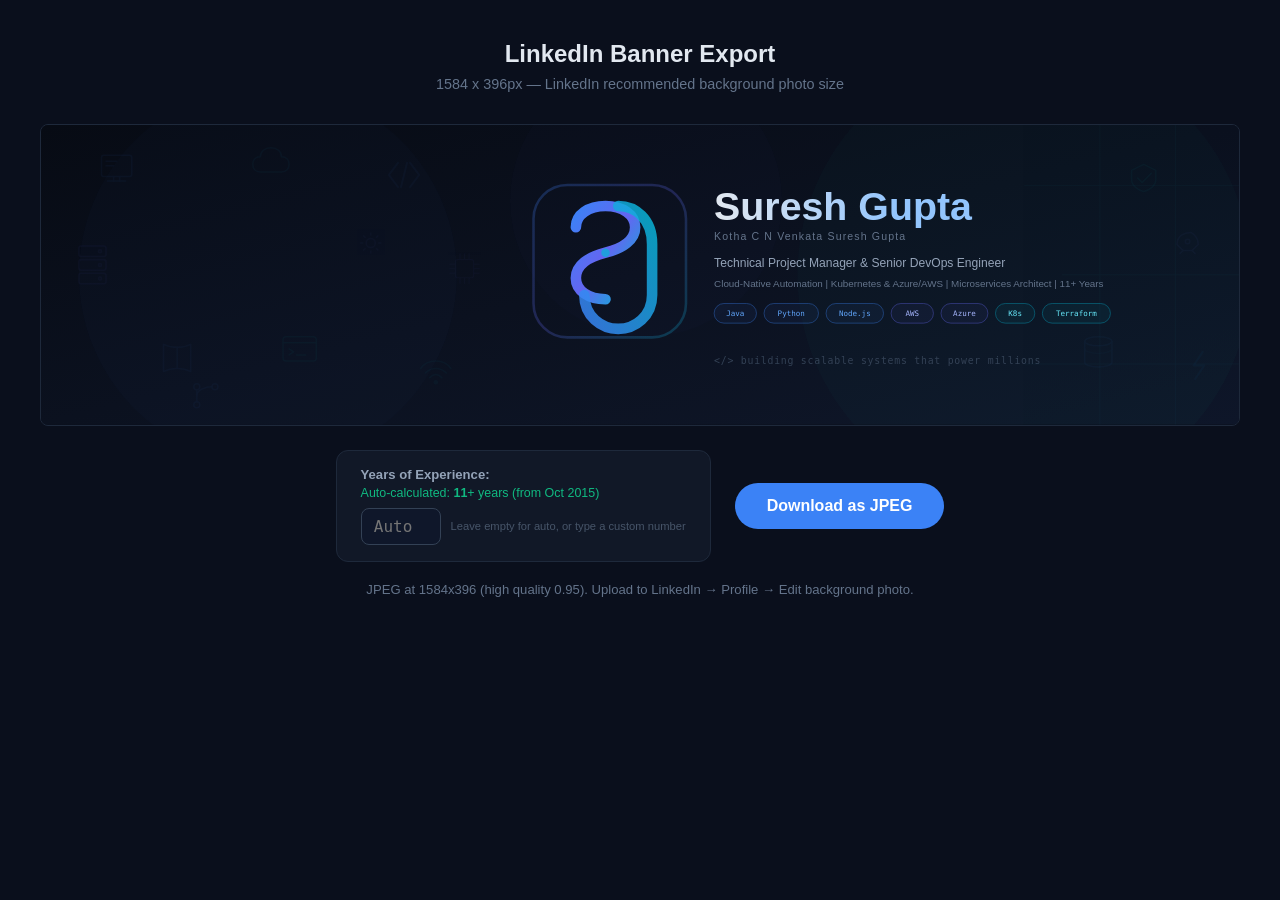
<file: banner-export.html>
<!DOCTYPE html>
<html lang="en">
<head>
  <meta charset="UTF-8" />
  <title>Export LinkedIn Banner as JPEG</title>
  <style>
    * { margin: 0; padding: 0; box-sizing: border-box; }
    body { background: #0a0f1c; color: #e2e8f0; font-family: 'Segoe UI', sans-serif; padding: 40px; text-align: center; }
    h1 { font-size: 1.5rem; margin-bottom: 8px; }
    p.sub { color: #64748b; margin-bottom: 32px; font-size: 0.9rem; }
    .preview { max-width: 100%; border: 1px solid #1e293b; border-radius: 8px; margin: 0 auto 24px; overflow: hidden; }
    .preview svg { width: 100%; height: auto; display: block; }
    canvas { display: none; }
    .btn {
      display: inline-flex; align-items: center; gap: 8px;
      padding: 14px 32px; background: #3b82f6; color: #fff;
      border: none; border-radius: 999px; font-size: 1rem;
      font-weight: 600; cursor: pointer; transition: all 0.3s;
    }
    .btn:hover { background: #2563eb; transform: translateY(-2px); }
    .controls {
      display: flex;
      align-items: center;
      justify-content: center;
      gap: 24px;
      flex-wrap: wrap;
    }
    .years-control {
      text-align: left;
      background: #111827;
      border: 1px solid #1e293b;
      border-radius: 12px;
      padding: 16px 24px;
    }
    .years-control label {
      font-size: 0.82rem;
      font-weight: 600;
      color: #94a3b8;
      display: block;
      margin-bottom: 4px;
    }
    .years-auto {
      font-size: 0.78rem;
      color: #10b981;
      display: block;
      margin-bottom: 8px;
    }
    .years-input-row {
      display: flex;
      align-items: center;
      gap: 10px;
    }
    .years-input-row input {
      width: 80px;
      padding: 8px 12px;
      background: #0f172a;
      border: 1px solid #334155;
      border-radius: 8px;
      color: #e2e8f0;
      font-family: 'JetBrains Mono', monospace;
      font-size: 1rem;
      text-align: center;
      outline: none;
    }
    .years-input-row input:focus {
      border-color: #3b82f6;
      box-shadow: 0 0 0 3px rgba(59,130,246,0.15);
    }
    .years-hint {
      font-size: 0.7rem;
      color: #475569;
    }
    .info { margin-top: 20px; color: #64748b; font-size: 0.82rem; }
  </style>
</head>
<body>
  <h1>LinkedIn Banner Export</h1>
  <p class="sub">1584 x 396px — LinkedIn recommended background photo size</p>

  <div class="preview" id="svgContainer">
    <svg xmlns="http://www.w3.org/2000/svg" viewBox="0 0 1584 396" width="1584" height="396" id="bannerSvg">
      <defs>
        <linearGradient id="bg" x1="0%" y1="0%" x2="100%" y2="100%">
          <stop offset="0%" stop-color="#070b14"/>
          <stop offset="100%" stop-color="#0f172a"/>
        </linearGradient>
        <linearGradient id="gr1" x1="0%" y1="0%" x2="100%" y2="100%">
          <stop offset="0%" stop-color="#3b82f6"/>
          <stop offset="50%" stop-color="#6366f1"/>
          <stop offset="100%" stop-color="#06b6d4"/>
        </linearGradient>
        <linearGradient id="gr2" x1="100%" y1="0%" x2="0%" y2="100%">
          <stop offset="0%" stop-color="#06b6d4"/>
          <stop offset="100%" stop-color="#3b82f6"/>
        </linearGradient>
        <linearGradient id="nameGr" x1="0%" y1="0%" x2="100%" y2="0%">
          <stop offset="0%" stop-color="#e2e8f0"/>
          <stop offset="70%" stop-color="#93c5fd"/>
        </linearGradient>
      </defs>
      <rect width="1584" height="396" fill="url(#bg)"/>
      <g transform="translate(80, 40)" opacity="0.045" fill="none" stroke="#3b82f6" stroke-width="2" stroke-linecap="round" stroke-linejoin="round">
        <rect x="0" y="0" width="40" height="28" rx="3"/><line x1="8" y1="34" x2="32" y2="34"/><line x1="16" y1="28" x2="16" y2="34"/><line x1="24" y1="28" x2="24" y2="34"/><line x1="6" y1="8" x2="20" y2="8"/><line x1="6" y1="14" x2="16" y2="14"/>
      </g>
      <g transform="translate(50, 160)" opacity="0.04" fill="none" stroke="#6366f1" stroke-width="2" stroke-linecap="round">
        <rect x="0" y="0" width="36" height="14" rx="3"/><rect x="0" y="18" width="36" height="14" rx="3"/><rect x="0" y="36" width="36" height="14" rx="3"/><circle cx="28" cy="7" r="2"/><circle cx="28" cy="25" r="2"/><circle cx="28" cy="43" r="2"/>
      </g>
      <g transform="translate(280, 30)" opacity="0.04" fill="none" stroke="#06b6d4" stroke-width="2" stroke-linecap="round" stroke-linejoin="round">
        <path d="M10,32 C4,32 0,28 0,22 C0,16 4,12 10,12 C10,5 16,0 24,0 C32,0 38,5 38,12 C44,12 48,16 48,22 C48,28 44,32 38,32 Z"/>
      </g>
      <g transform="translate(160, 290)" opacity="0.04" fill="none" stroke="#3b82f6" stroke-width="2" stroke-linecap="round" stroke-linejoin="round">
        <path d="M2,0 L2,36 C2,36 10,32 20,32 C30,32 38,36 38,36 L38,0 C38,0 30,4 20,4 C10,4 2,0 2,0 Z"/><line x1="20" y1="4" x2="20" y2="32"/>
      </g>
      <g transform="translate(420, 140)" opacity="0.035" fill="none" stroke="#6366f1" stroke-width="1.8">
        <circle cx="16" cy="16" r="6"/><path d="M16,2 L16,6 M16,26 L16,30 M2,16 L6,16 M26,16 L30,16 M6,6 L9,9 M23,23 L26,26 M26,6 L23,9 M9,23 L6,26"/>
      </g>
      <g transform="translate(320, 280)" opacity="0.04" fill="none" stroke="#06b6d4" stroke-width="2" stroke-linecap="round" stroke-linejoin="round">
        <rect x="0" y="0" width="44" height="32" rx="4"/><line x1="0" y1="8" x2="44" y2="8"/><polyline points="8,16 14,20 8,24"/><line x1="18" y1="24" x2="30" y2="24"/>
      </g>
      <g transform="translate(460, 50)" opacity="0.04" fill="none" stroke="#3b82f6" stroke-width="2.5" stroke-linecap="round" stroke-linejoin="round">
        <polyline points="12,0 0,16 12,32"/><polyline points="28,0 40,16 28,32"/><line x1="24" y1="0" x2="16" y2="32"/>
      </g>
      <g transform="translate(1440, 50)" opacity="0.035" fill="none" stroke="#06b6d4" stroke-width="2" stroke-linecap="round" stroke-linejoin="round">
        <path d="M18,2 L34,10 L34,22 C34,30 26,36 18,38 C10,36 2,30 2,22 L2,10 Z"/><polyline points="10,20 16,26 28,14"/>
      </g>
      <g transform="translate(1500, 140)" opacity="0.04" fill="none" stroke="#6366f1" stroke-width="2" stroke-linecap="round" stroke-linejoin="round">
        <path d="M20,2 C20,2 30,6 30,18 L22,26 L10,26 L2,18 C2,6 12,2 20,2 Z"/><circle cx="16" cy="14" r="3"/><line x1="6" y1="30" x2="10" y2="26"/><line x1="22" y1="26" x2="26" y2="30"/>
      </g>
      <g transform="translate(1380, 280)" opacity="0.035" fill="none" stroke="#3b82f6" stroke-width="2">
        <ellipse cx="18" cy="6" rx="18" ry="6"/><path d="M0,6 L0,34 C0,37 8,40 18,40 C28,40 36,37 36,34 L36,6"/><path d="M0,16 C0,19 8,22 18,22 C28,22 36,19 36,16" opacity="0.5"/>
      </g>
      <g transform="translate(500, 310)" opacity="0.035" fill="none" stroke="#06b6d4" stroke-width="2" stroke-linecap="round">
        <path d="M2,12 C6,6 14,2 22,2 C30,2 38,6 42,12"/><path d="M8,18 C12,14 16,12 22,12 C28,12 32,14 36,18"/><path d="M14,24 C16,22 18,20 22,20 C26,20 28,22 30,24"/><circle cx="22" cy="30" r="2" fill="#06b6d4"/>
      </g>
      <g transform="translate(540, 170)" opacity="0.03" fill="none" stroke="#6366f1" stroke-width="1.5">
        <rect x="8" y="8" width="24" height="24" rx="3"/><line x1="14" y1="0" x2="14" y2="8"/><line x1="20" y1="0" x2="20" y2="8"/><line x1="26" y1="0" x2="26" y2="8"/><line x1="14" y1="32" x2="14" y2="40"/><line x1="20" y1="32" x2="20" y2="40"/><line x1="26" y1="32" x2="26" y2="40"/><line x1="0" y1="14" x2="8" y2="14"/><line x1="0" y1="20" x2="8" y2="20"/><line x1="0" y1="26" x2="8" y2="26"/><line x1="32" y1="14" x2="40" y2="14"/><line x1="32" y1="20" x2="40" y2="20"/><line x1="32" y1="26" x2="40" y2="26"/>
      </g>
      <g transform="translate(200, 340)" opacity="0.04" fill="none" stroke="#3b82f6" stroke-width="2" stroke-linecap="round">
        <circle cx="6" cy="6" r="4"/><circle cx="6" cy="30" r="4"/><circle cx="30" cy="6" r="4"/><line x1="6" y1="10" x2="6" y2="26"/><path d="M26,6 C18,6 6,10 6,18"/>
      </g>
      <g transform="translate(1520, 300)" opacity="0.04" fill="none" stroke="#06b6d4" stroke-width="2.5" stroke-linecap="round" stroke-linejoin="round">
        <polyline points="16,0 4,18 18,18 6,36"/>
      </g>
      <circle cx="300" cy="198" r="250" fill="#3b82f6" opacity="0.015"/>
      <circle cx="1300" cy="198" r="300" fill="#06b6d4" opacity="0.02"/>
      <circle cx="800" cy="100" r="180" fill="#6366f1" opacity="0.012"/>
      <g transform="translate(640, 68) scale(2.8)">
        <rect x="4" y="4" width="72" height="72" rx="16" fill="none" stroke="url(#gr1)" stroke-width="1.2" opacity="0.25"/>
        <path d="M 24,24 C 24,18 30,14 38,14 C 46,14 52,18 52,24 C 52,30 46,34 38,36 C 30,38 24,42 24,48 C 24,54 30,58 38,58" fill="none" stroke="url(#gr1)" stroke-width="5" stroke-linecap="round"/>
        <path d="M 60,32 C 60,20 52,14 44,14 M 60,32 L 60,56 C 60,66 52,72 44,72 C 36,72 28,66 28,56" fill="none" stroke="url(#gr2)" stroke-width="5" stroke-linecap="round" opacity="0.85"/>
        <circle cx="38" cy="36" r="2" fill="#06b6d4" opacity="0.7"/>
      </g>
      <text x="890" y="125" font-family="'Inter','Segoe UI',sans-serif" font-weight="800" font-size="52" fill="url(#nameGr)">Suresh Gupta</text>
      <text x="890" y="152" font-family="'Inter','Segoe UI',sans-serif" font-weight="400" font-size="14" fill="#64748b" letter-spacing="1.5">Kotha C N Venkata Suresh Gupta</text>
      <text x="890" y="188" font-family="'Inter','Segoe UI',sans-serif" font-weight="500" font-size="16" fill="#94a3b8">Technical Project Manager  &amp;  Senior DevOps Engineer</text>
      <text x="890" y="214" font-family="'Inter','Segoe UI',sans-serif" font-weight="400" font-size="13" fill="#64748b" id="subtitleLine">Cloud-Native Automation  |  Kubernetes &amp; Azure/AWS  |  Microservices Architect  |  10+ Years</text>
      <g transform="translate(890, 236)">
        <rect x="0" y="0" width="56" height="26" rx="13" fill="rgba(59,130,246,0.1)" stroke="#3b82f6" stroke-width="0.8" opacity="0.6"/><text x="28" y="17" text-anchor="middle" font-family="'JetBrains Mono',monospace" font-size="10" fill="#60a5fa">Java</text>
        <rect x="66" y="0" width="72" height="26" rx="13" fill="rgba(59,130,246,0.1)" stroke="#3b82f6" stroke-width="0.8" opacity="0.6"/><text x="102" y="17" text-anchor="middle" font-family="'JetBrains Mono',monospace" font-size="10" fill="#60a5fa">Python</text>
        <rect x="148" y="0" width="76" height="26" rx="13" fill="rgba(59,130,246,0.1)" stroke="#3b82f6" stroke-width="0.8" opacity="0.6"/><text x="186" y="17" text-anchor="middle" font-family="'JetBrains Mono',monospace" font-size="10" fill="#60a5fa">Node.js</text>
        <rect x="234" y="0" width="56" height="26" rx="13" fill="rgba(99,102,241,0.1)" stroke="#6366f1" stroke-width="0.8" opacity="0.6"/><text x="262" y="17" text-anchor="middle" font-family="'JetBrains Mono',monospace" font-size="10" fill="#a5b4fc">AWS</text>
        <rect x="300" y="0" width="62" height="26" rx="13" fill="rgba(99,102,241,0.1)" stroke="#6366f1" stroke-width="0.8" opacity="0.6"/><text x="331" y="17" text-anchor="middle" font-family="'JetBrains Mono',monospace" font-size="10" fill="#a5b4fc">Azure</text>
        <rect x="372" y="0" width="52" height="26" rx="13" fill="rgba(6,182,212,0.1)" stroke="#06b6d4" stroke-width="0.8" opacity="0.6"/><text x="398" y="17" text-anchor="middle" font-family="'JetBrains Mono',monospace" font-size="10" fill="#67e8f9">K8s</text>
        <rect x="434" y="0" width="90" height="26" rx="13" fill="rgba(6,182,212,0.1)" stroke="#06b6d4" stroke-width="0.8" opacity="0.6"/><text x="479" y="17" text-anchor="middle" font-family="'JetBrains Mono',monospace" font-size="10" fill="#67e8f9">Terraform</text>
      </g>
      <text x="890" y="316" font-family="'JetBrains Mono',monospace" font-size="13" fill="#334155" letter-spacing="1">&lt;/&gt;  building scalable systems that power millions</text>
      <g opacity="0.035" stroke="#06b6d4" stroke-width="1" fill="none">
        <line x1="1400" y1="0" x2="1400" y2="396"/><line x1="1500" y1="0" x2="1500" y2="396"/><line x1="1300" y1="80" x2="1584" y2="80"/><line x1="1350" y1="198" x2="1584" y2="198"/><line x1="1300" y1="316" x2="1584" y2="316"/>
      </g>
    </svg>
  </div>

  <div class="controls">
    <div class="years-control">
      <label>Years of Experience:</label>
      <span class="years-auto">Auto-calculated: <strong id="yearsDisplay">10</strong>+ years (from Oct 2015)</span>
      <div class="years-input-row">
        <input type="number" id="yearsInput" min="1" max="50" placeholder="Auto" />
        <span class="years-hint">Leave empty for auto, or type a custom number</span>
      </div>
    </div>
    <button class="btn" id="downloadBtn">Download as JPEG</button>
  </div>

  <p class="info">JPEG at 1584x396 (high quality 0.95). Upload to LinkedIn → Profile → Edit background photo.</p>

  <canvas id="canvas" width="1584" height="396"></canvas>

  <script>
    const CAREER_START = new Date(2015, 9);
    const careerYears = Math.floor((new Date() - CAREER_START) / (365.25 * 24 * 60 * 60 * 1000));

    function updateYearsInSvg(years) {
      const el = document.getElementById('subtitleLine');
      el.textContent = `Cloud-Native Automation  |  Kubernetes & Azure/AWS  |  Microservices Architect  |  ${years}+ Years`;
      document.getElementById('yearsDisplay').textContent = years;
    }

    updateYearsInSvg(careerYears);

    document.getElementById('downloadBtn').addEventListener('click', () => {
      const customYears = document.getElementById('yearsInput').value;
      updateYearsInSvg(customYears || careerYears);

      const svgEl = document.getElementById('bannerSvg');
      const svgData = new XMLSerializer().serializeToString(svgEl);
      const svgBlob = new Blob([svgData], { type: 'image/svg+xml;charset=utf-8' });
      const url = URL.createObjectURL(svgBlob);

      const canvas = document.getElementById('canvas');
      const ctx = canvas.getContext('2d');
      const img = new Image();

      img.onload = () => {
        ctx.fillStyle = '#070b14';
        ctx.fillRect(0, 0, 1584, 396);
        ctx.drawImage(img, 0, 0, 1584, 396);
        URL.revokeObjectURL(url);

        const link = document.createElement('a');
        link.download = 'suresh-gupta-linkedin-banner.jpg';
        link.href = canvas.toDataURL('image/jpeg', 0.95);
        link.click();
      };

      img.src = url;
    });

    document.getElementById('yearsInput').addEventListener('input', (e) => {
      updateYearsInSvg(e.target.value || careerYears);
    });
  </script>
</body>
</html>
</file>
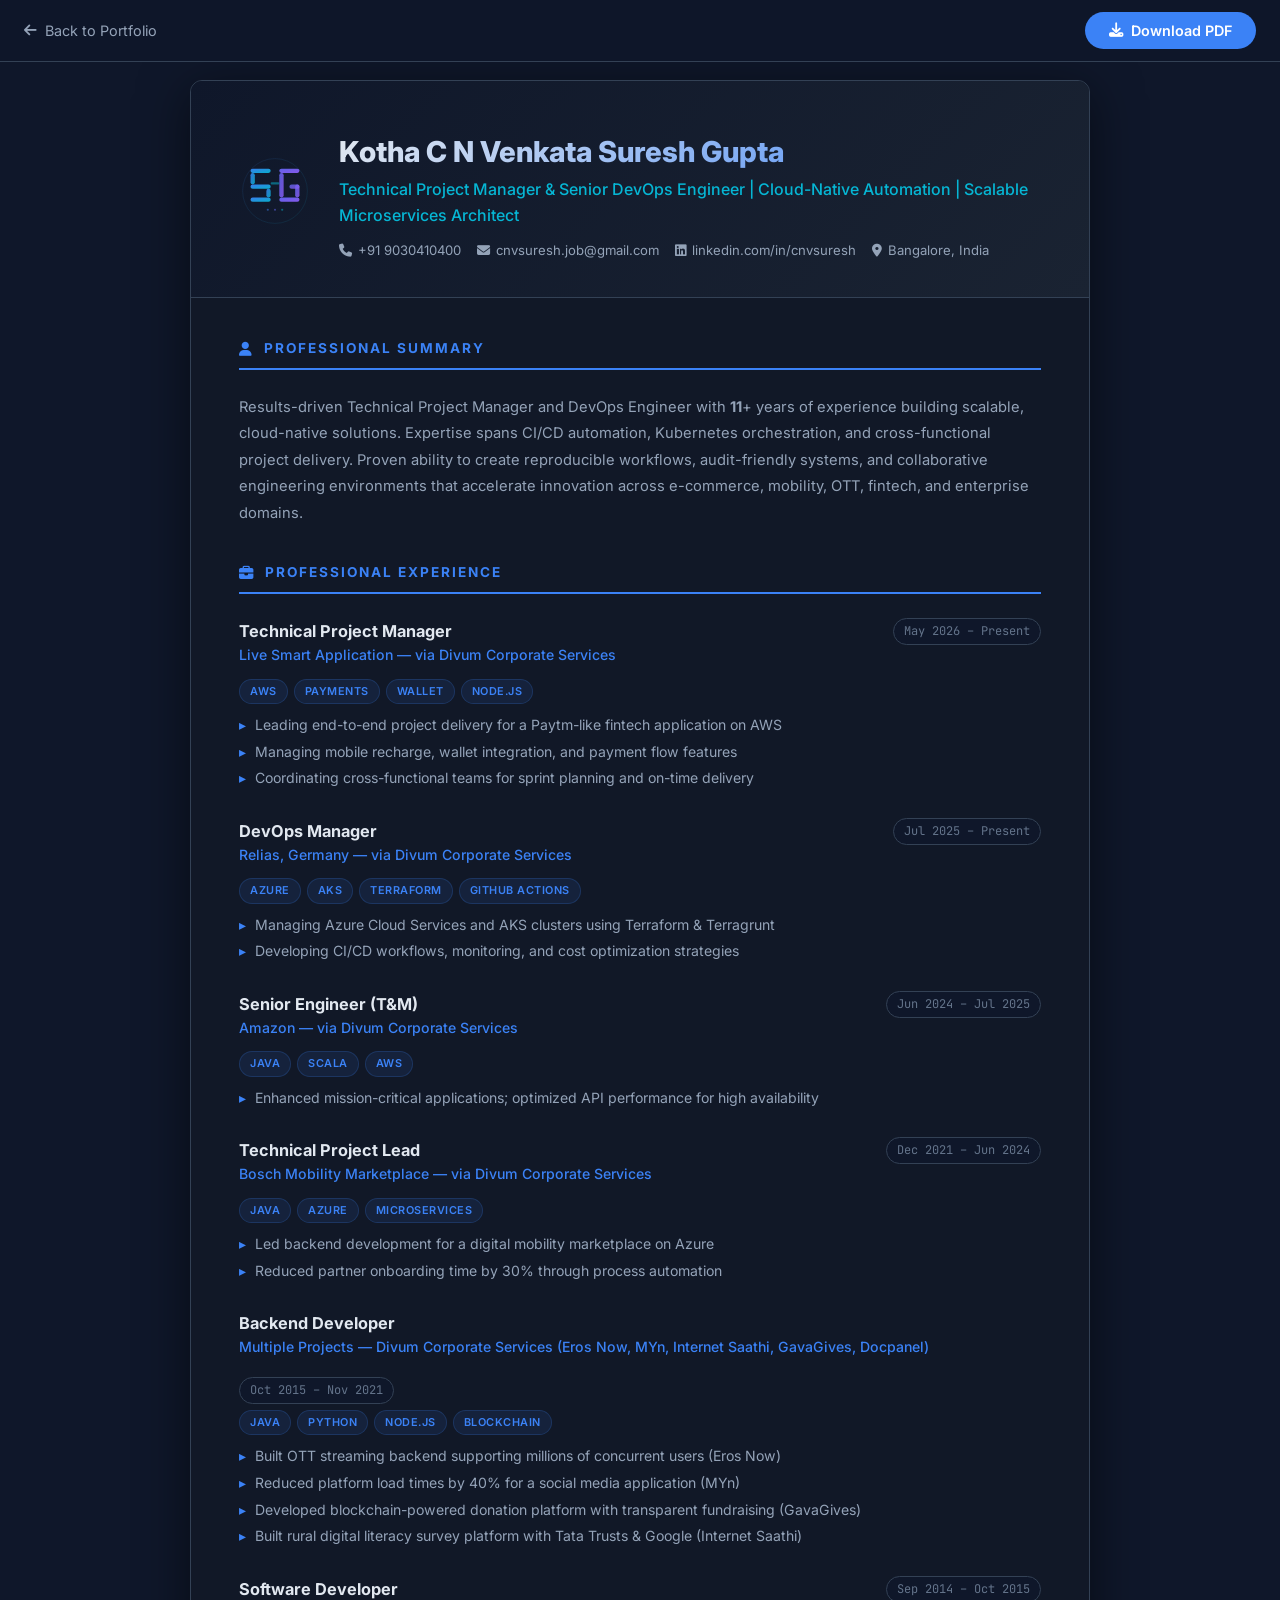
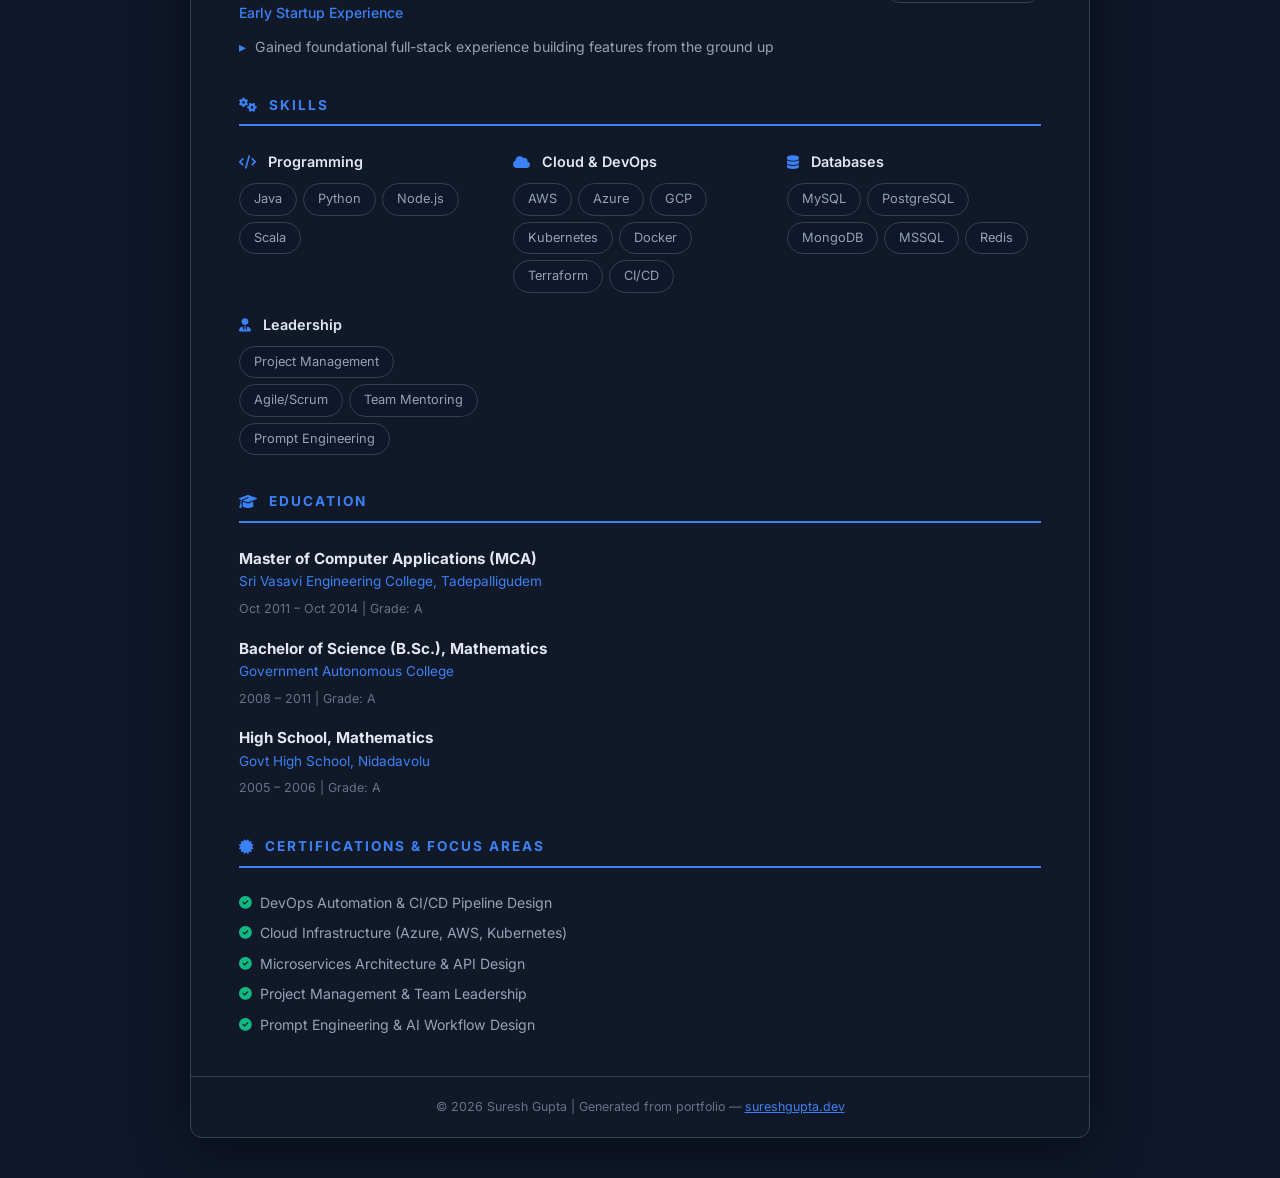
<file: resume.html>
<!DOCTYPE html>
<html lang="en">
<head>
  <meta charset="UTF-8" />
  <meta name="viewport" content="width=device-width, initial-scale=1.0" />
  <title>Resume — Suresh Gupta</title>
  <link rel="icon" type="image/svg+xml" href="assets/images/logo-icon.svg" />
  <link rel="preconnect" href="https://fonts.googleapis.com" />
  <link rel="preconnect" href="https://fonts.gstatic.com" crossorigin />
  <link href="https://fonts.googleapis.com/css2?family=Inter:wght@300;400;500;600;700;800&family=JetBrains+Mono:wght@400;500&display=swap" rel="stylesheet" />
  <link rel="stylesheet" href="https://cdnjs.cloudflare.com/ajax/libs/font-awesome/6.5.1/css/all.min.css" />
  <style>
    :root {
      --blue: #3b82f6;
      --cyan: #06b6d4;
      --purple: #6366f1;
      --dark: #0f172a;
      --card: #1e293b;
      --text: #e2e8f0;
      --muted: #94a3b8;
      --dim: #64748b;
      --border: #334155;
      --success: #10b981;
    }

    @media print {
      @page { margin: 8mm 10mm; size: A4; }
      .no-print { display: none !important; }
      .print-hide { display: none !important; }
      body { background: #fff !important; color: #1e293b !important; font-size: 11px !important; line-height: 1.4 !important; }
      .resume { box-shadow: none !important; border: none !important; max-width: 100% !important; margin: 0 !important; border-radius: 0 !important; }

      /* Compact header */
      .resume-header { background: #f8fafc !important; padding: 14px 20px 10px !important; gap: 14px !important; }
      .header-logo img { width: 44px !important; height: 44px !important; }
      .resume-header h1 { font-size: 1.25rem !important; color: #1e293b !important; -webkit-text-fill-color: #1e293b !important; margin-bottom: 0 !important; }
      .header-title { font-size: 0.72rem !important; color: #475569 !important; margin-bottom: 6px !important; }
      .header-contact { gap: 10px !important; }
      .header-contact a { font-size: 0.68rem !important; color: #475569 !important; }

      /* Compact body */
      .resume-body { padding: 12px 20px 8px !important; }
      .resume-section { margin-bottom: 10px !important; }
      .section-heading { font-size: 0.7rem !important; color: #1e40af !important; border-color: #1e40af !important; padding-bottom: 3px !important; margin-bottom: 8px !important; }
      .section-heading i { color: #1e40af !important; font-size: 0.7rem !important; }

      /* Summary */
      .summary-text { font-size: 0.75rem !important; line-height: 1.45 !important; color: #475569 !important; }

      /* Experience — compact */
      .exp-item { margin-bottom: 10px !important; }
      .exp-header { margin-bottom: 2px !important; }
      .exp-title { font-size: 0.82rem !important; color: #1e293b !important; }
      .exp-company { font-size: 0.72rem !important; color: #3b82f6 !important; margin-bottom: 2px !important; }
      .exp-date { font-size: 0.62rem !important; color: #64748b !important; background: #f1f5f9 !important; border-color: #e2e8f0 !important; padding: 1px 6px !important; }
      .exp-tags { margin-bottom: 3px !important; gap: 3px !important; }
      .tag { font-size: 0.56rem !important; padding: 1px 5px !important; background: #eff6ff !important; color: #1e40af !important; border-color: #bfdbfe !important; }
      .exp-details li { font-size: 0.72rem !important; color: #475569 !important; margin-bottom: 1px !important; padding-left: 10px !important; }
      .exp-details li::before { color: #3b82f6 !important; font-size: 0.65rem !important; }

      /* Skills — inline compact */
      .skills-grid { gap: 8px !important; }
      .skill-group h4 { font-size: 0.72rem !important; color: #1e293b !important; margin-bottom: 4px !important; }
      .skill-group h4 i { font-size: 0.65rem !important; }
      .skill-tags { gap: 3px !important; }
      .skill-tag { font-size: 0.65rem !important; padding: 2px 8px !important; background: #f1f5f9 !important; color: #475569 !important; border-color: #e2e8f0 !important; }

      /* Education — single line each */
      .edu-grid { gap: 2px !important; }
      .edu-item { display: flex; gap: 8px; align-items: baseline; flex-wrap: wrap; }
      .edu-item h4 { font-size: 0.75rem !important; color: #1e293b !important; margin-right: 4px; }
      .edu-item p { font-size: 0.68rem !important; color: #3b82f6 !important; margin: 0 !important; }
      .edu-item span { font-size: 0.65rem !important; color: #64748b !important; }

      /* Compact footer */
      .resume-footer { padding: 6px 20px !important; font-size: 0.6rem !important; }
      a { color: #3b82f6 !important; }
    }

    * { margin: 0; padding: 0; box-sizing: border-box; }
    body {
      font-family: 'Inter', sans-serif;
      background: var(--dark);
      color: var(--text);
      line-height: 1.6;
    }

    .download-bar {
      position: fixed;
      top: 0;
      left: 0;
      right: 0;
      background: rgba(15, 23, 42, 0.95);
      backdrop-filter: blur(12px);
      border-bottom: 1px solid var(--border);
      padding: 12px 24px;
      display: flex;
      justify-content: space-between;
      align-items: center;
      z-index: 100;
    }
    .download-bar a.back {
      color: var(--muted);
      text-decoration: none;
      font-size: 0.9rem;
      display: flex;
      align-items: center;
      gap: 8px;
      transition: color 0.3s;
    }
    .download-bar a.back:hover { color: var(--blue); }
    .download-btn {
      display: inline-flex;
      align-items: center;
      gap: 8px;
      padding: 10px 24px;
      background: var(--blue);
      color: #fff;
      border: none;
      border-radius: 999px;
      font-family: inherit;
      font-size: 0.9rem;
      font-weight: 600;
      cursor: pointer;
      transition: all 0.3s;
    }
    .download-btn:hover { background: #2563eb; transform: translateY(-1px); }

    .resume {
      max-width: 900px;
      margin: 80px auto 40px;
      background: #111827;
      border: 1px solid var(--border);
      border-radius: 12px;
      overflow: hidden;
      box-shadow: 0 10px 50px rgba(0,0,0,0.5);
    }

    .resume-header {
      background: linear-gradient(135deg, var(--dark), #1a2332);
      padding: 48px 48px 36px;
      display: flex;
      gap: 28px;
      align-items: center;
      border-bottom: 1px solid var(--border);
    }
    .header-logo img { width: 72px; height: 72px; }
    .header-info { flex: 1; }
    .resume-header h1 {
      font-size: 1.8rem;
      font-weight: 800;
      background: linear-gradient(135deg, var(--text), var(--blue));
      -webkit-background-clip: text;
      -webkit-text-fill-color: transparent;
      background-clip: text;
      margin-bottom: 2px;
    }
    .header-title {
      font-size: 1rem;
      color: var(--cyan);
      font-weight: 500;
      margin-bottom: 12px;
    }
    .header-contact {
      display: flex;
      flex-wrap: wrap;
      gap: 16px;
    }
    .header-contact a {
      color: var(--muted);
      text-decoration: none;
      font-size: 0.82rem;
      display: flex;
      align-items: center;
      gap: 6px;
      transition: color 0.3s;
    }
    .header-contact a:hover { color: var(--blue); }

    .resume-body { padding: 40px 48px; }

    .section-heading {
      font-size: 0.85rem;
      font-weight: 700;
      text-transform: uppercase;
      letter-spacing: 2px;
      color: var(--blue);
      border-bottom: 2px solid var(--blue);
      padding-bottom: 8px;
      margin-bottom: 24px;
      display: flex;
      align-items: center;
      gap: 10px;
    }
    .section-heading i { font-size: 0.9rem; }

    .resume-section { margin-bottom: 36px; }
    .resume-section:last-child { margin-bottom: 0; }

    .summary-text {
      font-size: 0.92rem;
      color: var(--muted);
      line-height: 1.8;
    }

    .exp-item { margin-bottom: 28px; }
    .exp-item:last-child { margin-bottom: 0; }
    .exp-header { display: flex; justify-content: space-between; align-items: flex-start; gap: 12px; margin-bottom: 6px; flex-wrap: wrap; }
    .exp-title { font-size: 1.02rem; font-weight: 700; color: var(--text); }
    .exp-company { font-size: 0.88rem; color: var(--blue); font-weight: 500; margin-bottom: 6px; }
    .exp-date {
      font-family: 'JetBrains Mono', monospace;
      font-size: 0.75rem;
      color: var(--dim);
      background: var(--dark);
      padding: 3px 10px;
      border-radius: 999px;
      border: 1px solid var(--border);
      white-space: nowrap;
    }
    .exp-tags { display: flex; flex-wrap: wrap; gap: 6px; margin-bottom: 10px; }
    .tag {
      font-size: 0.68rem;
      font-weight: 600;
      padding: 3px 10px;
      border-radius: 999px;
      background: rgba(59, 130, 246, 0.1);
      color: var(--blue);
      border: 1px solid rgba(59, 130, 246, 0.2);
      text-transform: uppercase;
      letter-spacing: 0.5px;
    }
    .exp-details { list-style: none; }
    .exp-details li {
      position: relative;
      padding-left: 16px;
      margin-bottom: 4px;
      font-size: 0.88rem;
      color: var(--muted);
    }
    .exp-details li::before {
      content: '▸';
      position: absolute;
      left: 0;
      color: var(--blue);
    }

    .skills-grid { display: grid; grid-template-columns: repeat(auto-fit, minmax(250px, 1fr)); gap: 20px; }
    .skill-group h4 { font-size: 0.9rem; font-weight: 600; color: var(--text); margin-bottom: 10px; }
    .skill-group h4 i { color: var(--blue); margin-right: 8px; font-size: 0.85rem; }
    .skill-tags { display: flex; flex-wrap: wrap; gap: 6px; }
    .skill-tag {
      font-size: 0.8rem;
      padding: 5px 14px;
      background: var(--dark);
      border: 1px solid var(--border);
      border-radius: 999px;
      color: var(--muted);
    }

    .edu-grid { display: flex; flex-direction: column; gap: 16px; }
    .edu-item h4 { font-size: 0.95rem; font-weight: 700; color: var(--text); }
    .edu-item p { font-size: 0.85rem; color: var(--blue); margin-bottom: 2px; }
    .edu-item span { font-size: 0.78rem; color: var(--dim); }

    .cert-list { display: flex; flex-direction: column; gap: 8px; }
    .cert-item { font-size: 0.88rem; color: var(--muted); display: flex; align-items: center; gap: 8px; }
    .cert-item i { color: var(--success); font-size: 0.8rem; }

    .resume-footer {
      text-align: center;
      padding: 20px 48px;
      border-top: 1px solid var(--border);
      font-size: 0.78rem;
      color: var(--dim);
    }

    @media (max-width: 640px) {
      .resume-header { flex-direction: column; padding: 32px 24px; text-align: center; }
      .header-contact { justify-content: center; }
      .resume-body { padding: 28px 24px; }
      .resume-footer { padding: 16px 24px; }
      .exp-header { flex-direction: column; }
      .skills-grid { grid-template-columns: 1fr; }
    }
  </style>
</head>
<body>

  <div class="download-bar no-print">
    <a href="index.html" class="back"><i class="fas fa-arrow-left"></i> Back to Portfolio</a>
    <button class="download-btn" onclick="window.print()">
      <i class="fas fa-download"></i> Download PDF
    </button>
  </div>

  <div class="resume">
    <div class="resume-header">
      <div class="header-logo">
        <img src="assets/images/logo-concept-2.svg" alt="SG Logo" />
      </div>
      <div class="header-info">
        <h1>Kotha C N Venkata Suresh Gupta</h1>
        <p class="header-title">Technical Project Manager &amp; Senior DevOps Engineer | Cloud-Native Automation | Scalable Microservices Architect</p>
        <div class="header-contact">
          <a href="tel:+919030410400"><i class="fas fa-phone"></i> +91 9030410400</a>
          <a href="mailto:cnvsuresh.job@gmail.com"><i class="fas fa-envelope"></i> cnvsuresh.job@gmail.com</a>
          <a href="https://www.linkedin.com/in/cnvsuresh/" target="_blank"><i class="fab fa-linkedin"></i> linkedin.com/in/cnvsuresh</a>
          <a><i class="fas fa-map-marker-alt"></i> Bangalore, India</a>
        </div>
      </div>
    </div>

    <div class="resume-body">

      <!-- Summary -->
      <div class="resume-section">
        <h3 class="section-heading"><i class="fas fa-user"></i> Professional Summary</h3>
        <p class="summary-text">
          Results-driven Technical Project Manager and DevOps Engineer with <strong id="resumeYears">10</strong>+ years of experience building scalable, cloud-native solutions. Expertise spans CI/CD automation, Kubernetes orchestration, and cross-functional project delivery. Proven ability to create reproducible workflows, audit-friendly systems, and collaborative engineering environments that accelerate innovation across e-commerce, mobility, OTT, fintech, and enterprise domains.
        </p>
      </div>

      <!-- Experience -->
      <div class="resume-section">
        <h3 class="section-heading"><i class="fas fa-briefcase"></i> Professional Experience</h3>

        <div class="exp-item">
          <div class="exp-header">
            <div><div class="exp-title">Technical Project Manager</div><div class="exp-company">Live Smart Application — via Divum Corporate Services</div></div>
            <span class="exp-date">May 2026 – Present</span>
          </div>
          <div class="exp-tags"><span class="tag">AWS</span><span class="tag">Payments</span><span class="tag">Wallet</span><span class="tag">Node.js</span></div>
          <ul class="exp-details">
            <li>Leading end-to-end project delivery for a Paytm-like fintech application on AWS</li>
            <li>Managing mobile recharge, wallet integration, and payment flow features</li>
            <li>Coordinating cross-functional teams for sprint planning and on-time delivery</li>
          </ul>
        </div>

        <div class="exp-item">
          <div class="exp-header">
            <div><div class="exp-title">DevOps Manager</div><div class="exp-company">Relias, Germany — via Divum Corporate Services</div></div>
            <span class="exp-date">Jul 2025 – Present</span>
          </div>
          <div class="exp-tags"><span class="tag">Azure</span><span class="tag">AKS</span><span class="tag">Terraform</span><span class="tag">GitHub Actions</span></div>
          <ul class="exp-details">
            <li>Managing Azure Cloud Services and AKS clusters using Terraform &amp; Terragrunt</li>
            <li>Developing CI/CD workflows, monitoring, and cost optimization strategies</li>
          </ul>
        </div>

        <div class="exp-item">
          <div class="exp-header">
            <div><div class="exp-title">Senior Engineer (T&amp;M)</div><div class="exp-company">Amazon — via Divum Corporate Services</div></div>
            <span class="exp-date">Jun 2024 – Jul 2025</span>
          </div>
          <div class="exp-tags"><span class="tag">Java</span><span class="tag">Scala</span><span class="tag">AWS</span></div>
          <ul class="exp-details">
            <li>Enhanced mission-critical applications; optimized API performance for high availability</li>
          </ul>
        </div>

        <div class="exp-item">
          <div class="exp-header">
            <div><div class="exp-title">Technical Project Lead</div><div class="exp-company">Bosch Mobility Marketplace — via Divum Corporate Services</div></div>
            <span class="exp-date">Dec 2021 – Jun 2024</span>
          </div>
          <div class="exp-tags"><span class="tag">Java</span><span class="tag">Azure</span><span class="tag">Microservices</span></div>
          <ul class="exp-details">
            <li>Led backend development for a digital mobility marketplace on Azure</li>
            <li>Reduced partner onboarding time by 30% through process automation</li>
          </ul>
        </div>

        <div class="exp-item">
          <div class="exp-header">
            <div><div class="exp-title">Backend Developer</div><div class="exp-company">Multiple Projects — Divum Corporate Services (Eros Now, MYn, Internet Saathi, GavaGives, Docpanel)</div></div>
            <span class="exp-date">Oct 2015 – Nov 2021</span>
          </div>
          <div class="exp-tags"><span class="tag">Java</span><span class="tag">Python</span><span class="tag">Node.js</span><span class="tag">Blockchain</span></div>
          <ul class="exp-details">
            <li>Built OTT streaming backend supporting millions of concurrent users (Eros Now)</li>
            <li>Reduced platform load times by 40% for a social media application (MYn)</li>
            <li>Developed blockchain-powered donation platform with transparent fundraising (GavaGives)</li>
            <li>Built rural digital literacy survey platform with Tata Trusts &amp; Google (Internet Saathi)</li>
          </ul>
        </div>

        <div class="exp-item print-hide">
          <div class="exp-header">
            <div><div class="exp-title">Software Developer</div><div class="exp-company">Early Startup Experience</div></div>
            <span class="exp-date">Sep 2014 – Oct 2015</span>
          </div>
          <ul class="exp-details">
            <li>Gained foundational full-stack experience building features from the ground up</li>
          </ul>
        </div>
      </div>

      <!-- Skills -->
      <div class="resume-section">
        <h3 class="section-heading"><i class="fas fa-cogs"></i> Skills</h3>
        <div class="skills-grid">
          <div class="skill-group">
            <h4><i class="fas fa-code"></i> Programming</h4>
            <div class="skill-tags">
              <span class="skill-tag">Java</span><span class="skill-tag">Python</span><span class="skill-tag">Node.js</span><span class="skill-tag">Scala</span>
            </div>
          </div>
          <div class="skill-group">
            <h4><i class="fas fa-cloud"></i> Cloud &amp; DevOps</h4>
            <div class="skill-tags">
              <span class="skill-tag">AWS</span><span class="skill-tag">Azure</span><span class="skill-tag">GCP</span><span class="skill-tag">Kubernetes</span><span class="skill-tag">Docker</span><span class="skill-tag">Terraform</span><span class="skill-tag">CI/CD</span>
            </div>
          </div>
          <div class="skill-group">
            <h4><i class="fas fa-database"></i> Databases</h4>
            <div class="skill-tags">
              <span class="skill-tag">MySQL</span><span class="skill-tag">PostgreSQL</span><span class="skill-tag">MongoDB</span><span class="skill-tag">MSSQL</span><span class="skill-tag">Redis</span>
            </div>
          </div>
          <div class="skill-group">
            <h4><i class="fas fa-user-tie"></i> Leadership</h4>
            <div class="skill-tags">
              <span class="skill-tag">Project Management</span><span class="skill-tag">Agile/Scrum</span><span class="skill-tag">Team Mentoring</span><span class="skill-tag">Prompt Engineering</span>
            </div>
          </div>
        </div>
      </div>

      <!-- Education -->
      <div class="resume-section">
        <h3 class="section-heading"><i class="fas fa-graduation-cap"></i> Education</h3>
        <div class="edu-grid">
          <div class="edu-item">
            <h4>Master of Computer Applications (MCA)</h4>
            <p>Sri Vasavi Engineering College, Tadepalligudem</p>
            <span>Oct 2011 – Oct 2014 | Grade: A</span>
          </div>
          <div class="edu-item print-hide">
            <h4>Bachelor of Science (B.Sc.), Mathematics</h4>
            <p>Government Autonomous College</p>
            <span>2008 – 2011 | Grade: A</span>
          </div>
          <div class="edu-item print-hide">
            <h4>High School, Mathematics</h4>
            <p>Govt High School, Nidadavolu</p>
            <span>2005 – 2006 | Grade: A</span>
          </div>
        </div>
      </div>

      <!-- Certifications (hidden in PDF) -->
      <div class="resume-section print-hide">
        <h3 class="section-heading"><i class="fas fa-certificate"></i> Certifications &amp; Focus Areas</h3>
        <div class="cert-list">
          <div class="cert-item"><i class="fas fa-check-circle"></i> DevOps Automation &amp; CI/CD Pipeline Design</div>
          <div class="cert-item"><i class="fas fa-check-circle"></i> Cloud Infrastructure (Azure, AWS, Kubernetes)</div>
          <div class="cert-item"><i class="fas fa-check-circle"></i> Microservices Architecture &amp; API Design</div>
          <div class="cert-item"><i class="fas fa-check-circle"></i> Project Management &amp; Team Leadership</div>
          <div class="cert-item"><i class="fas fa-check-circle"></i> Prompt Engineering &amp; AI Workflow Design</div>
        </div>
      </div>

    </div>

    <div class="resume-footer">
      &copy; <span id="resumeFooterYear">2026</span> Suresh Gupta | Generated from portfolio — <a href="index.html" style="color: var(--blue);">sureshgupta.dev</a>
    </div>
  </div>

  <script>
    const CAREER_START = new Date(2015, 9);
    const now = new Date();
    const years = Math.floor((now - CAREER_START) / (365.25 * 24 * 60 * 60 * 1000));
    document.getElementById('resumeYears').textContent = years;
    document.getElementById('resumeFooterYear').textContent = now.getFullYear();
  </script>
</body>
</html>
</file>
<file: assets/css/style.css>
/* ========================================
   CSS Custom Properties
   ======================================== */
:root {
  --color-bg: #0a0f1c;
  --color-bg-secondary: #111827;
  --color-bg-card: #1a2332;
  --color-bg-card-hover: #1f2b3d;
  --color-surface: #0f172a;
  --color-primary: #3b82f6;
  --color-primary-light: #60a5fa;
  --color-primary-dark: #2563eb;
  --color-primary-glow: rgba(59, 130, 246, 0.15);
  --color-accent: #06b6d4;
  --color-accent-glow: rgba(6, 182, 212, 0.15);
  --color-text: #e2e8f0;
  --color-text-secondary: #94a3b8;
  --color-text-muted: #64748b;
  --color-border: #1e293b;
  --color-border-hover: #334155;
  --color-success: #10b981;
  --color-white: #ffffff;

  --font-main: 'Inter', -apple-system, BlinkMacSystemFont, 'Segoe UI', sans-serif;
  --font-mono: 'JetBrains Mono', 'Fira Code', monospace;

  --shadow-sm: 0 1px 3px rgba(0, 0, 0, 0.3);
  --shadow-md: 0 4px 14px rgba(0, 0, 0, 0.4);
  --shadow-lg: 0 10px 40px rgba(0, 0, 0, 0.5);
  --shadow-glow: 0 0 30px var(--color-primary-glow);

  --radius-sm: 8px;
  --radius-md: 12px;
  --radius-lg: 16px;
  --radius-xl: 24px;
  --radius-full: 9999px;

  --transition: 0.3s cubic-bezier(0.4, 0, 0.2, 1);

  --nav-height: 72px;
}

/* ========================================
   Reset & Base
   ======================================== */
*,
*::before,
*::after {
  margin: 0;
  padding: 0;
  box-sizing: border-box;
}

html {
  scroll-behavior: smooth;
  scroll-padding-top: var(--nav-height);
}

body {
  font-family: var(--font-main);
  background-color: var(--color-bg);
  color: var(--color-text);
  line-height: 1.7;
  -webkit-font-smoothing: antialiased;
  overflow-x: hidden;
}

a {
  color: var(--color-primary-light);
  text-decoration: none;
  transition: color var(--transition);
}

a:hover {
  color: var(--color-accent);
}

ul {
  list-style: none;
}

img {
  max-width: 100%;
  display: block;
}

::selection {
  background: var(--color-primary);
  color: var(--color-white);
}

/* ========================================
   Layout
   ======================================== */
.container {
  max-width: 1200px;
  margin: 0 auto;
  padding: 0 24px;
}

.section {
  padding: 100px 0;
  position: relative;
}

.section:nth-child(even) {
  background: var(--color-bg-secondary);
}

/* ========================================
   Typography
   ======================================== */
.section-title {
  font-size: clamp(1.75rem, 4vw, 2.5rem);
  font-weight: 700;
  margin-bottom: 60px;
  color: var(--color-text);
  display: flex;
  align-items: center;
  gap: 16px;
}

.section-title::after {
  content: '';
  flex: 1;
  height: 1px;
  background: linear-gradient(90deg, var(--color-border-hover), transparent);
  max-width: 300px;
}

.title-accent {
  font-family: var(--font-mono);
  color: var(--color-primary);
  font-size: 0.85em;
  font-weight: 500;
}

/* ========================================
   Buttons
   ======================================== */
.btn {
  display: inline-flex;
  align-items: center;
  gap: 10px;
  padding: 14px 28px;
  border-radius: var(--radius-full);
  font-size: 0.95rem;
  font-weight: 600;
  font-family: var(--font-main);
  cursor: pointer;
  border: none;
  transition: all var(--transition);
  text-decoration: none;
}

.btn-primary {
  background: var(--color-primary);
  color: var(--color-white);
  box-shadow: 0 4px 15px rgba(59, 130, 246, 0.3);
}

.btn-primary:hover {
  background: var(--color-primary-dark);
  color: var(--color-white);
  transform: translateY(-2px);
  box-shadow: 0 6px 25px rgba(59, 130, 246, 0.4);
}

.btn-secondary {
  background: transparent;
  color: var(--color-primary-light);
  border: 2px solid var(--color-primary);
}

.btn-secondary:hover {
  background: var(--color-primary-glow);
  color: var(--color-primary-light);
  transform: translateY(-2px);
}

.btn-full {
  width: 100%;
  justify-content: center;
}

/* ========================================
   Navigation
   ======================================== */
.navbar {
  position: fixed;
  top: 0;
  left: 0;
  right: 0;
  height: var(--nav-height);
  z-index: 1000;
  transition: all var(--transition);
  background: rgba(10, 15, 28, 0.6);
  backdrop-filter: blur(20px);
  -webkit-backdrop-filter: blur(20px);
  border-bottom: 1px solid transparent;
}

.navbar.scrolled {
  background: rgba(10, 15, 28, 0.95);
  border-bottom-color: var(--color-border);
  box-shadow: var(--shadow-md);
}

.nav-container {
  max-width: 1200px;
  margin: 0 auto;
  padding: 0 24px;
  height: 100%;
  display: flex;
  align-items: center;
  justify-content: space-between;
}

.nav-logo {
  display: flex;
  align-items: center;
}

.nav-logo:hover {
  opacity: 0.9;
}

.nav-logo-icon {
  width: 44px;
  height: 44px;
}

.logo-bracket {
  color: var(--color-primary);
}

.nav-links {
  display: flex;
  gap: 8px;
}

.nav-link {
  color: var(--color-text-secondary);
  padding: 8px 16px;
  border-radius: var(--radius-full);
  font-size: 0.9rem;
  font-weight: 500;
  transition: all var(--transition);
  position: relative;
}

.nav-link:hover,
.nav-link.active {
  color: var(--color-primary-light);
  background: var(--color-primary-glow);
}

.nav-cta {
  display: inline-flex;
  align-items: center;
  gap: 8px;
  padding: 10px 24px;
  background: var(--color-primary);
  color: var(--color-white);
  border-radius: var(--radius-full);
  font-size: 0.9rem;
  font-weight: 600;
  transition: all var(--transition);
}

.nav-cta:hover {
  background: var(--color-primary-dark);
  color: var(--color-white);
  transform: translateY(-1px);
  box-shadow: 0 4px 15px rgba(59, 130, 246, 0.3);
}

.hamburger {
  display: none;
  flex-direction: column;
  gap: 5px;
  background: none;
  border: none;
  cursor: pointer;
  padding: 4px;
  z-index: 1001;
}

.hamburger span {
  width: 24px;
  height: 2px;
  background: var(--color-text);
  border-radius: 2px;
  transition: all var(--transition);
}

.hamburger.active span:nth-child(1) {
  transform: rotate(45deg) translate(5px, 5px);
}

.hamburger.active span:nth-child(2) {
  opacity: 0;
}

.hamburger.active span:nth-child(3) {
  transform: rotate(-45deg) translate(5px, -5px);
}

/* ========================================
   Hero Section
   ======================================== */
.hero {
  min-height: 100vh;
  display: flex;
  align-items: center;
  position: relative;
  overflow: hidden;
  padding-top: var(--nav-height);
}

.hero-bg-particles {
  position: absolute;
  inset: 0;
  overflow: hidden;
  pointer-events: none;
}

.particle {
  position: absolute;
  width: 4px;
  height: 4px;
  background: var(--color-primary);
  border-radius: 50%;
  opacity: 0.2;
  animation: float-particle linear infinite;
}

@keyframes float-particle {
  0% { transform: translateY(100vh) scale(0); opacity: 0; }
  10% { opacity: 0.3; }
  90% { opacity: 0.1; }
  100% { transform: translateY(-10vh) scale(1); opacity: 0; }
}

.hero-container {
  max-width: 1200px;
  margin: 0 auto;
  padding: 0 24px;
  display: grid;
  grid-template-columns: 1.2fr 1fr;
  gap: 60px;
  align-items: center;
  width: 100%;
}

.hero-greeting {
  font-size: 1.1rem;
  color: var(--color-text-secondary);
  margin-bottom: 12px;
  font-weight: 500;
}

.wave {
  display: inline-block;
  animation: wave-hand 2.5s infinite;
  transform-origin: 70% 70%;
}

@keyframes wave-hand {
  0%, 60%, 100% { transform: rotate(0deg); }
  10%, 30% { transform: rotate(14deg); }
  20% { transform: rotate(-8deg); }
  40% { transform: rotate(-4deg); }
  50% { transform: rotate(10deg); }
}

.hero-name {
  font-size: clamp(2.5rem, 6vw, 4rem);
  font-weight: 800;
  line-height: 1.1;
  margin-bottom: 8px;
  background: linear-gradient(135deg, var(--color-text) 0%, var(--color-primary-light) 100%);
  -webkit-background-clip: text;
  -webkit-text-fill-color: transparent;
  background-clip: text;
}

.hero-fullname {
  font-size: 0.9rem;
  color: var(--color-text-muted);
  font-weight: 400;
  margin-bottom: 16px;
  letter-spacing: 0.5px;
}

.hero-title {
  font-size: clamp(1.2rem, 3vw, 1.6rem);
  font-weight: 500;
  color: var(--color-text-secondary);
  margin-bottom: 24px;
  min-height: 2.2rem;
}

.title-prefix {
  color: var(--color-text-muted);
}

.typed-text {
  color: var(--color-accent);
}

.cursor {
  color: var(--color-primary);
  animation: blink 1s step-end infinite;
  font-weight: 300;
}

@keyframes blink {
  50% { opacity: 0; }
}

.hero-description {
  font-size: 1.05rem;
  color: var(--color-text-secondary);
  line-height: 1.8;
  margin-bottom: 36px;
  max-width: 560px;
}

.hero-actions {
  display: flex;
  gap: 16px;
  margin-bottom: 48px;
  flex-wrap: wrap;
}

.hero-stats {
  display: flex;
  gap: 40px;
}

.stat {
  text-align: center;
}

.stat-number {
  font-size: 2rem;
  font-weight: 800;
  color: var(--color-primary-light);
  display: inline;
}

.stat-plus {
  font-size: 1.5rem;
  font-weight: 700;
  color: var(--color-primary);
}

.stat-label {
  display: block;
  font-size: 0.8rem;
  color: var(--color-text-muted);
  text-transform: uppercase;
  letter-spacing: 1px;
  margin-top: 4px;
}

/* Profile Visual */
.hero-visual {
  display: flex;
  flex-direction: column;
  justify-content: center;
  align-items: center;
  position: relative;
  gap: 24px;
}

/* Hero Logo Showcase */
.hero-logo-showcase {
  animation: logoFadeIn 1.5s ease-out both;
}

.hero-logo-img {
  width: 100px;
  height: 100px;
  filter: drop-shadow(0 0 20px rgba(59, 130, 246, 0.25));
  transition: all 0.4s ease;
}

.hero-logo-img:hover {
  filter: drop-shadow(0 0 30px rgba(59, 130, 246, 0.4));
  transform: scale(1.08);
}

@keyframes logoFadeIn {
  0% { opacity: 0; transform: translateY(-20px) scale(0.8); }
  100% { opacity: 1; transform: translateY(0) scale(1); }
}

.profile-frame {
  position: relative;
  width: 320px;
  height: 320px;
  display: flex;
  justify-content: center;
  align-items: center;
}

.profile-photo-wrapper {
  width: 224px;
  height: 224px;
  border-radius: 50%;
  position: relative;
  z-index: 2;
  background: radial-gradient(circle, var(--color-bg-card) 60%, var(--color-bg) 100%);
  padding: 2px;
  box-shadow:
    0 0 0 3px rgba(59, 130, 246, 0.35),
    0 0 30px rgba(59, 130, 246, 0.2),
    0 0 60px rgba(6, 182, 212, 0.08);
}

.profile-photo {
  width: 100%;
  height: 100%;
  border-radius: 50%;
  object-fit: cover;
  object-position: center top;
  display: block;
}

.profile-ring {
  position: absolute;
  width: 280px;
  height: 280px;
  border: 2px dashed var(--color-primary);
  border-radius: 50%;
  opacity: 0.15;
  animation: spin-slow 30s linear infinite;
}

.ring-2 {
  width: 320px;
  height: 320px;
  border-color: var(--color-accent);
  animation-direction: reverse;
  animation-duration: 40s;
}

@keyframes spin-slow {
  100% { transform: rotate(360deg); }
}

/* Floating Badges */
.floating-badge {
  position: absolute;
  width: 52px;
  height: 52px;
  background: var(--color-bg-card);
  border: 1px solid var(--color-border);
  border-radius: var(--radius-md);
  display: flex;
  align-items: center;
  justify-content: center;
  font-size: 1.4rem;
  color: var(--color-primary-light);
  box-shadow: var(--shadow-md);
  z-index: 3;
}

.badge-1 { top: 10%; left: 5%; animation: float-badge 6s ease-in-out infinite; }
.badge-2 { top: 5%; right: 10%; animation: float-badge 5s ease-in-out infinite 1s; }
.badge-3 { bottom: 10%; left: 0; animation: float-badge 7s ease-in-out infinite 0.5s; }
.badge-4 { bottom: 5%; right: 5%; animation: float-badge 5.5s ease-in-out infinite 1.5s; }

@keyframes float-badge {
  0%, 100% { transform: translateY(0); }
  50% { transform: translateY(-12px); }
}

/* Scroll Indicator */
.scroll-indicator {
  position: absolute;
  bottom: 40px;
  left: 50%;
  transform: translateX(-50%);
  animation: bounce 2s ease infinite;
}

.mouse {
  width: 26px;
  height: 42px;
  border: 2px solid var(--color-text-muted);
  border-radius: 14px;
  display: flex;
  justify-content: center;
  padding-top: 8px;
}

.wheel {
  width: 4px;
  height: 10px;
  background: var(--color-primary);
  border-radius: 2px;
  animation: scroll-wheel 2s ease infinite;
}

@keyframes scroll-wheel {
  0% { opacity: 1; transform: translateY(0); }
  100% { opacity: 0; transform: translateY(10px); }
}

@keyframes bounce {
  0%, 20%, 50%, 80%, 100% { transform: translateX(-50%) translateY(0); }
  40% { transform: translateX(-50%) translateY(-10px); }
  60% { transform: translateX(-50%) translateY(-5px); }
}

/* ========================================
   About Section
   ======================================== */
.about-grid {
  display: grid;
  grid-template-columns: 1.2fr 1fr;
  gap: 60px;
  align-items: start;
}

.about-left {
  display: flex;
  flex-direction: column;
  gap: 32px;
}

.about-photo-wrapper {
  position: relative;
  width: 100%;
  max-width: 420px;
  border-radius: var(--radius-lg);
  overflow: hidden;
  border: 2px solid var(--color-border);
  box-shadow: var(--shadow-lg);
  transition: all var(--transition);
  background: var(--color-bg-card);
}

.about-photo-wrapper::before {
  content: '';
  position: absolute;
  inset: 0;
  background: linear-gradient(
    135deg,
    rgba(59, 130, 246, 0.08) 0%,
    transparent 50%,
    rgba(6, 182, 212, 0.06) 100%
  );
  z-index: 1;
  pointer-events: none;
}

.about-photo-wrapper::after {
  content: '';
  position: absolute;
  inset: 0;
  background:
    linear-gradient(180deg, rgba(10, 15, 28, 0.15) 0%, transparent 25%, transparent 65%, rgba(10, 15, 28, 0.7) 100%),
    linear-gradient(0deg, rgba(10, 15, 28, 0.2) 0%, transparent 100%);
  z-index: 2;
  pointer-events: none;
}

.about-photo-wrapper:hover {
  border-color: var(--color-primary);
  box-shadow: var(--shadow-glow);
  transform: translateY(-4px);
}

.about-photo {
  width: 100%;
  height: 380px;
  object-fit: cover;
  object-position: center 20%;
  display: block;
  filter: brightness(0.85) contrast(1.1) saturate(0.8);
  transition: all var(--transition);
}

.about-photo-wrapper:hover .about-photo {
  filter: brightness(0.9) contrast(1.05) saturate(0.85);
  transform: scale(1.03);
}

.about-text p {
  margin-bottom: 20px;
  color: var(--color-text-secondary);
  font-size: 1.02rem;
  line-height: 1.85;
}

.about-text strong {
  color: var(--color-text);
  font-weight: 600;
}

.about-cards {
  display: grid;
  grid-template-columns: 1fr 1fr;
  gap: 16px;
}

.info-card {
  background: var(--color-bg-card);
  border: 1px solid var(--color-border);
  border-radius: var(--radius-md);
  padding: 24px;
  text-align: center;
  transition: all var(--transition);
  cursor: default;
}

.info-card:hover {
  border-color: var(--color-primary);
  transform: translateY(-4px);
  box-shadow: var(--shadow-glow);
  background: var(--color-bg-card-hover);
}

.info-card-icon {
  width: 48px;
  height: 48px;
  margin: 0 auto 12px;
  background: var(--color-primary-glow);
  border-radius: var(--radius-sm);
  display: flex;
  align-items: center;
  justify-content: center;
  font-size: 1.3rem;
  color: var(--color-primary-light);
}

.info-card h3 {
  font-size: 0.95rem;
  font-weight: 600;
  margin-bottom: 6px;
  color: var(--color-text);
}

.info-card p {
  font-size: 0.82rem;
  color: var(--color-text-muted);
}

/* Tools */
.tools-section {
  margin-top: 60px;
  text-align: center;
}

.tools-title {
  font-size: 1.1rem;
  font-weight: 600;
  color: var(--color-text-secondary);
  margin-bottom: 30px;
}

.tools-grid {
  display: flex;
  flex-wrap: wrap;
  justify-content: center;
  gap: 24px;
}

.tool-item {
  display: flex;
  flex-direction: column;
  align-items: center;
  gap: 8px;
  padding: 16px 20px;
  background: var(--color-bg-card);
  border: 1px solid var(--color-border);
  border-radius: var(--radius-md);
  transition: all var(--transition);
  cursor: default;
  min-width: 90px;
}

.tool-item:hover {
  border-color: var(--color-primary);
  transform: translateY(-3px);
  box-shadow: 0 4px 20px var(--color-primary-glow);
}

.tool-item i {
  font-size: 1.8rem;
  color: var(--color-primary-light);
}

.tool-item span {
  font-size: 0.78rem;
  color: var(--color-text-muted);
  font-weight: 500;
}

/* ========================================
   Experience / Timeline
   ======================================== */
.timeline {
  position: relative;
  padding-left: 40px;
}

.timeline::before {
  content: '';
  position: absolute;
  left: 15px;
  top: 0;
  bottom: 0;
  width: 2px;
  background: linear-gradient(180deg, var(--color-primary), var(--color-accent), var(--color-primary-glow));
}

.timeline-item {
  position: relative;
  margin-bottom: 40px;
  opacity: 0;
  transform: translateY(20px);
  transition: all 0.6s ease;
}

.timeline-item.visible {
  opacity: 1;
  transform: translateY(0);
}

.timeline-marker {
  position: absolute;
  left: -33px;
  top: 20px;
  width: 14px;
  height: 14px;
  background: var(--color-primary);
  border: 3px solid var(--color-bg);
  border-radius: 50%;
  z-index: 2;
  box-shadow: 0 0 0 4px var(--color-primary-glow);
  transition: all var(--transition);
}

.timeline-item:hover .timeline-marker {
  transform: scale(1.3);
  box-shadow: 0 0 0 6px var(--color-primary-glow), 0 0 20px var(--color-primary-glow);
}

.timeline-content {
  background: var(--color-bg-card);
  border: 1px solid var(--color-border);
  border-radius: var(--radius-md);
  padding: 28px;
  transition: all var(--transition);
}

.timeline-content:hover {
  border-color: var(--color-primary);
  box-shadow: var(--shadow-glow);
  transform: translateX(4px);
}

.timeline-header {
  display: flex;
  justify-content: space-between;
  align-items: flex-start;
  gap: 16px;
  margin-bottom: 14px;
  flex-wrap: wrap;
}

.timeline-header h3 {
  font-size: 1.15rem;
  font-weight: 700;
  color: var(--color-text);
}

.timeline-header h4 {
  font-size: 0.92rem;
  color: var(--color-primary-light);
  font-weight: 500;
  margin-top: 4px;
}

.timeline-date {
  font-family: var(--font-mono);
  font-size: 0.82rem;
  color: var(--color-text-muted);
  white-space: nowrap;
  background: var(--color-surface);
  padding: 4px 12px;
  border-radius: var(--radius-full);
  border: 1px solid var(--color-border);
}

.timeline-tags {
  display: flex;
  flex-wrap: wrap;
  gap: 8px;
  margin-bottom: 16px;
}

.tag {
  font-size: 0.75rem;
  font-weight: 600;
  padding: 4px 12px;
  border-radius: var(--radius-full);
  background: var(--color-primary-glow);
  color: var(--color-primary-light);
  border: 1px solid rgba(59, 130, 246, 0.2);
  text-transform: uppercase;
  letter-spacing: 0.5px;
}

.timeline-details {
  list-style: none;
}

.timeline-details li {
  position: relative;
  padding-left: 20px;
  margin-bottom: 8px;
  font-size: 0.92rem;
  color: var(--color-text-secondary);
  line-height: 1.6;
}

.timeline-details li::before {
  content: '▹';
  position: absolute;
  left: 0;
  color: var(--color-primary);
  font-size: 1rem;
}

/* Timeline Badges */
.timeline-badge-new,
.timeline-badge-parallel {
  display: inline-block;
  font-size: 0.7rem;
  font-weight: 700;
  text-transform: uppercase;
  letter-spacing: 1px;
  padding: 4px 12px;
  border-radius: var(--radius-full);
  margin-bottom: 12px;
}

.timeline-badge-new {
  background: linear-gradient(135deg, var(--color-primary), var(--color-accent));
  color: var(--color-white);
}

.timeline-badge-parallel {
  background: rgba(16, 185, 129, 0.15);
  color: var(--color-success);
  border: 1px solid rgba(16, 185, 129, 0.3);
}

.timeline-highlight {
  border-color: rgba(59, 130, 246, 0.3) !important;
  background: linear-gradient(135deg, var(--color-bg-card), rgba(59, 130, 246, 0.05)) !important;
}

.timeline-highlight:hover {
  border-color: var(--color-primary) !important;
}

.marker-current {
  background: var(--color-accent) !important;
  box-shadow: 0 0 0 4px var(--color-accent-glow), 0 0 15px var(--color-accent-glow) !important;
  animation: pulse-marker 2s ease-in-out infinite;
}

@keyframes pulse-marker {
  0%, 100% { box-shadow: 0 0 0 4px var(--color-accent-glow); }
  50% { box-shadow: 0 0 0 8px var(--color-accent-glow), 0 0 20px var(--color-accent-glow); }
}

/* ========================================
   Projects Section
   ======================================== */
.projects-grid {
  display: grid;
  grid-template-columns: repeat(auto-fit, minmax(360px, 1fr));
  gap: 24px;
}

.project-card {
  background: var(--color-bg-card);
  border: 1px solid var(--color-border);
  border-radius: var(--radius-lg);
  padding: 32px;
  transition: all var(--transition);
  position: relative;
  overflow: hidden;
  cursor: default;
}

.project-card:hover {
  border-color: var(--color-primary);
  transform: translateY(-6px);
  box-shadow: var(--shadow-glow);
}

.project-featured {
  grid-column: 1 / -1;
  border-color: rgba(59, 130, 246, 0.25);
  background: linear-gradient(135deg, var(--color-bg-card) 0%, rgba(59, 130, 246, 0.04) 100%);
}

.project-card-glow {
  position: absolute;
  top: -50%;
  right: -30%;
  width: 300px;
  height: 300px;
  background: radial-gradient(circle, rgba(59, 130, 246, 0.06) 0%, transparent 70%);
  pointer-events: none;
}

.project-header {
  display: flex;
  align-items: center;
  justify-content: space-between;
  margin-bottom: 16px;
}

.project-icon-large {
  width: 56px;
  height: 56px;
  background: var(--color-primary-glow);
  border-radius: var(--radius-md);
  display: flex;
  align-items: center;
  justify-content: center;
  font-size: 1.5rem;
  color: var(--color-primary-light);
}

.project-badge {
  font-size: 0.72rem;
  font-weight: 700;
  text-transform: uppercase;
  letter-spacing: 1px;
  padding: 6px 14px;
  border-radius: var(--radius-full);
  background: linear-gradient(135deg, var(--color-primary), var(--color-accent));
  color: var(--color-white);
}

.project-badge-secondary {
  font-size: 0.72rem;
  font-weight: 700;
  text-transform: uppercase;
  letter-spacing: 1px;
  padding: 6px 14px;
  border-radius: var(--radius-full);
  background: rgba(16, 185, 129, 0.15);
  color: var(--color-success);
  border: 1px solid rgba(16, 185, 129, 0.3);
}

.project-active {
  border-color: rgba(16, 185, 129, 0.2);
}

.project-active:hover {
  border-color: var(--color-success);
  box-shadow: 0 0 30px rgba(16, 185, 129, 0.1);
}

.project-card h3 {
  font-size: 1.25rem;
  font-weight: 700;
  color: var(--color-text);
  margin-bottom: 4px;
}

.project-subtitle {
  font-size: 0.88rem;
  color: var(--color-primary-light);
  font-weight: 500;
  margin-bottom: 14px;
}

.project-description {
  font-size: 0.92rem;
  color: var(--color-text-secondary);
  line-height: 1.7;
  margin-bottom: 20px;
}

.project-features {
  display: grid;
  grid-template-columns: 1fr 1fr;
  gap: 12px;
  margin-bottom: 20px;
}

.project-feature {
  display: flex;
  align-items: center;
  gap: 10px;
  padding: 10px 14px;
  background: var(--color-surface);
  border: 1px solid var(--color-border);
  border-radius: var(--radius-sm);
  font-size: 0.85rem;
  color: var(--color-text-secondary);
  transition: all var(--transition);
}

.project-feature:hover {
  border-color: var(--color-primary);
  color: var(--color-primary-light);
}

.project-feature i {
  color: var(--color-primary-light);
  font-size: 1rem;
}

.project-tech {
  display: flex;
  flex-wrap: wrap;
  gap: 8px;
  margin-bottom: 16px;
}

.project-role {
  display: flex;
  align-items: center;
  gap: 10px;
  padding-top: 16px;
  border-top: 1px solid var(--color-border);
  font-size: 0.85rem;
  color: var(--color-text-secondary);
}

.project-role i {
  color: var(--color-primary-light);
}

.project-timeline {
  margin-left: auto;
  font-family: var(--font-mono);
  font-size: 0.78rem;
  color: var(--color-text-muted);
}

.projects-more {
  margin-top: 40px;
  text-align: center;
  padding: 24px 32px;
  background: var(--color-bg-card);
  border: 1px solid var(--color-border);
  border-radius: var(--radius-md);
}

.projects-more p {
  font-size: 0.95rem;
  color: var(--color-text-secondary);
  line-height: 1.7;
}

.projects-more strong {
  color: var(--color-primary-light);
  font-weight: 700;
}

/* ========================================
   Skills Section
   ======================================== */
.skills-grid {
  display: grid;
  grid-template-columns: repeat(auto-fit, minmax(340px, 1fr));
  gap: 24px;
}

.skill-category {
  background: var(--color-bg-card);
  border: 1px solid var(--color-border);
  border-radius: var(--radius-md);
  padding: 28px;
  transition: all var(--transition);
}

.skill-category:hover {
  border-color: var(--color-primary);
  box-shadow: var(--shadow-glow);
  transform: translateY(-4px);
}

.skill-category-header {
  display: flex;
  align-items: center;
  gap: 12px;
  margin-bottom: 20px;
}

.skill-category-header i {
  font-size: 1.4rem;
  color: var(--color-primary-light);
  width: 40px;
  height: 40px;
  display: flex;
  align-items: center;
  justify-content: center;
  background: var(--color-primary-glow);
  border-radius: var(--radius-sm);
}

.skill-category-header h3 {
  font-size: 1.05rem;
  font-weight: 600;
  color: var(--color-text);
}

.skill-items {
  display: flex;
  flex-wrap: wrap;
  gap: 10px;
}

.skill-pill {
  display: inline-flex;
  align-items: center;
  gap: 6px;
  padding: 8px 16px;
  background: var(--color-surface);
  border: 1px solid var(--color-border);
  border-radius: var(--radius-full);
  font-size: 0.85rem;
  color: var(--color-text-secondary);
  font-weight: 500;
  transition: all var(--transition);
  cursor: default;
}

.skill-pill i {
  font-size: 0.9rem;
  color: var(--color-primary-light);
}

.skill-pill:hover {
  border-color: var(--color-primary);
  color: var(--color-primary-light);
  background: var(--color-primary-glow);
  transform: translateY(-2px);
}

/* ========================================
   Education Section — Timeline Cards
   ======================================== */
.education-grid {
  max-width: 800px;
  display: flex;
  flex-direction: column;
  gap: 0;
  position: relative;
  padding-left: 32px;
}

.education-grid::before {
  content: '';
  position: absolute;
  left: 15px;
  top: 20px;
  bottom: 20px;
  width: 2px;
  background: linear-gradient(180deg, var(--color-primary), #8b5cf6, #10b981);
}

.edu-card {
  background: var(--color-bg-card);
  border: 1px solid var(--color-border);
  border-radius: var(--radius-lg);
  padding: 32px;
  display: flex;
  gap: 20px;
  align-items: flex-start;
  transition: all var(--transition);
  position: relative;
  margin-bottom: 24px;
}

.edu-card:last-child {
  margin-bottom: 0;
}

.edu-card:hover {
  border-color: var(--color-primary);
  box-shadow: var(--shadow-glow);
  transform: translateX(4px);
}

.edu-timeline-dot {
  position: absolute;
  left: -25px;
  top: 34px;
  width: 12px;
  height: 12px;
  background: var(--color-primary);
  border: 3px solid var(--color-bg);
  border-radius: 50%;
  z-index: 2;
  box-shadow: 0 0 0 4px var(--color-primary-glow);
}

.edu-card:nth-child(2) .edu-timeline-dot {
  background: #8b5cf6;
  box-shadow: 0 0 0 4px rgba(139, 92, 246, 0.15);
}

.edu-card:nth-child(3) .edu-timeline-dot {
  background: #10b981;
  box-shadow: 0 0 0 4px rgba(16, 185, 129, 0.15);
}

.edu-icon {
  width: 56px;
  height: 56px;
  min-width: 56px;
  background: linear-gradient(135deg, var(--color-primary), var(--color-accent));
  border-radius: var(--radius-md);
  display: flex;
  align-items: center;
  justify-content: center;
  font-size: 1.4rem;
  color: var(--color-white);
}

.edu-icon-secondary {
  background: linear-gradient(135deg, #8b5cf6, #a78bfa);
}

.edu-icon-tertiary {
  background: linear-gradient(135deg, #10b981, #34d399);
}

.edu-content h3 {
  font-size: 1.1rem;
  font-weight: 700;
  color: var(--color-text);
  margin-bottom: 4px;
}

.edu-content h4 {
  font-size: 0.92rem;
  color: var(--color-primary-light);
  font-weight: 500;
  margin-bottom: 10px;
}

.edu-meta {
  display: flex;
  align-items: center;
  flex-wrap: wrap;
  gap: 8px;
  margin-bottom: 12px;
}

.edu-date {
  font-family: var(--font-mono);
  font-size: 0.8rem;
  color: var(--color-text-muted);
  display: inline-block;
  background: var(--color-surface);
  padding: 4px 12px;
  border-radius: var(--radius-full);
  border: 1px solid var(--color-border);
}

.edu-grade {
  display: inline-flex;
  align-items: center;
  gap: 6px;
  font-size: 0.78rem;
  font-weight: 600;
  color: var(--color-success);
  background: rgba(16, 185, 129, 0.1);
  border: 1px solid rgba(16, 185, 129, 0.25);
  padding: 4px 12px;
  border-radius: var(--radius-full);
}

.edu-grade i {
  font-size: 0.65rem;
}

.edu-content p {
  font-size: 0.9rem;
  color: var(--color-text-secondary);
  line-height: 1.65;
}

.edu-reflection {
  margin-top: 12px;
  padding: 12px 16px;
  background: var(--color-surface);
  border-left: 3px solid var(--color-primary);
  border-radius: 0 var(--radius-sm) var(--radius-sm) 0;
  font-size: 0.88rem;
  color: var(--color-text-muted);
  font-style: italic;
  line-height: 1.6;
}

.edu-reflection i {
  color: var(--color-primary);
  font-size: 0.7rem;
  margin-right: 6px;
  opacity: 0.6;
}

.edu-activities {
  margin-top: 8px;
  font-size: 0.85rem;
  color: var(--color-text-muted);
}

.edu-activities i {
  color: #10b981;
  margin-right: 6px;
}

/* ========================================
   Contact Section
   ======================================== */
.contact-grid {
  display: grid;
  grid-template-columns: 1fr 1fr;
  gap: 60px;
  align-items: start;
}

/* ========================================
   Resume CTA Section
   ======================================== */
.resume-cta-card {
  background: var(--color-bg-card);
  border: 1px solid var(--color-border);
  border-radius: var(--radius-lg);
  padding: 40px;
  display: flex;
  align-items: center;
  justify-content: space-between;
  gap: 32px;
  transition: all var(--transition);
  max-width: 800px;
}

.resume-cta-card:hover {
  border-color: var(--color-primary);
  box-shadow: var(--shadow-glow);
}

.resume-cta-content {
  display: flex;
  align-items: center;
  gap: 24px;
}

.resume-cta-icon {
  width: 64px;
  height: 64px;
  min-width: 64px;
  background: var(--color-primary-glow);
  border-radius: var(--radius-md);
  display: flex;
  align-items: center;
  justify-content: center;
  font-size: 1.6rem;
  color: var(--color-primary-light);
}

.resume-cta-content h3 {
  font-size: 1.2rem;
  font-weight: 700;
  color: var(--color-text);
  margin-bottom: 4px;
}

.resume-cta-content p {
  font-size: 0.9rem;
  color: var(--color-text-muted);
}

.resume-cta-actions {
  display: flex;
  gap: 12px;
  flex-shrink: 0;
}

@media (max-width: 768px) {
  .resume-cta-card {
    flex-direction: column;
    text-align: center;
    padding: 28px;
  }

  .resume-cta-content {
    flex-direction: column;
  }

  .resume-cta-actions {
    width: 100%;
    flex-direction: column;
  }

  .resume-cta-actions .btn {
    width: 100%;
    justify-content: center;
  }
}

.contact-intro {
  font-size: 1.05rem;
  color: var(--color-text-secondary);
  line-height: 1.8;
  margin-bottom: 36px;
}

.contact-methods {
  display: flex;
  flex-direction: column;
  gap: 24px;
}

.contact-method {
  display: flex;
  align-items: flex-start;
  gap: 16px;
}

.contact-method > i {
  width: 44px;
  height: 44px;
  min-width: 44px;
  display: flex;
  align-items: center;
  justify-content: center;
  background: var(--color-primary-glow);
  border-radius: var(--radius-sm);
  color: var(--color-primary-light);
  font-size: 1.1rem;
}

.contact-method h4 {
  font-size: 0.85rem;
  color: var(--color-text-muted);
  text-transform: uppercase;
  letter-spacing: 1px;
  margin-bottom: 4px;
  font-weight: 600;
}

.contact-method a,
.contact-method p {
  font-size: 0.95rem;
  color: var(--color-text);
}

.copy-btn {
  background: none;
  border: none;
  color: var(--color-text-muted);
  cursor: pointer;
  padding: 4px 8px;
  margin-left: 8px;
  border-radius: var(--radius-sm);
  transition: all var(--transition);
  font-size: 0.85rem;
}

.copy-btn:hover {
  color: var(--color-primary-light);
  background: var(--color-primary-glow);
}

.copy-btn.copied {
  color: var(--color-success);
}

/* Contact Form */
.contact-form-wrapper {
  background: var(--color-bg-card);
  border: 1px solid var(--color-border);
  border-radius: var(--radius-lg);
  padding: 36px;
}

.form-group {
  margin-bottom: 20px;
}

.form-group input,
.form-group textarea {
  width: 100%;
  padding: 14px 18px;
  background: var(--color-surface);
  border: 1px solid var(--color-border);
  border-radius: var(--radius-sm);
  color: var(--color-text);
  font-family: var(--font-main);
  font-size: 0.95rem;
  transition: all var(--transition);
  outline: none;
}

.form-group input::placeholder,
.form-group textarea::placeholder {
  color: var(--color-text-muted);
}

.form-group input:focus,
.form-group textarea:focus {
  border-color: var(--color-primary);
  box-shadow: 0 0 0 3px var(--color-primary-glow);
}

.form-group textarea {
  resize: vertical;
  min-height: 120px;
}

/* ========================================
   Footer
   ======================================== */
.footer {
  background: var(--color-surface);
  border-top: 1px solid var(--color-border);
  padding: 40px 0;
}

.footer-content {
  display: flex;
  flex-direction: column;
  align-items: center;
  gap: 20px;
}

.footer-logo {
  display: flex;
  align-items: center;
  gap: 12px;
  color: var(--color-text);
}

.footer-logo:hover {
  color: var(--color-text);
  opacity: 0.9;
}

.footer-logo-icon {
  width: 36px;
  height: 36px;
}

.footer-logo-name {
  font-family: var(--font-main);
  font-size: 1rem;
  font-weight: 600;
  color: var(--color-text-secondary);
  letter-spacing: 0.5px;
}

.footer-social {
  display: flex;
  gap: 16px;
}

.footer-social a {
  width: 42px;
  height: 42px;
  display: flex;
  align-items: center;
  justify-content: center;
  border-radius: 50%;
  background: var(--color-bg-card);
  border: 1px solid var(--color-border);
  color: var(--color-text-secondary);
  transition: all var(--transition);
  font-size: 1rem;
}

.footer-social a:hover {
  border-color: var(--color-primary);
  color: var(--color-primary-light);
  transform: translateY(-3px);
  box-shadow: 0 4px 15px var(--color-primary-glow);
}

.footer-text {
  font-size: 0.85rem;
  color: var(--color-text-muted);
}

/* ========================================
   Animations
   ======================================== */
.fade-in,
.project-card {
  opacity: 0;
  transform: translateY(30px);
  transition: all 0.6s ease;
}

.fade-in.visible,
.project-card.visible {
  opacity: 1;
  transform: translateY(0);
}

/* ========================================
   Responsive Design
   ======================================== */
@media (max-width: 1024px) {
  .hero-container {
    grid-template-columns: 1fr;
    text-align: center;
    gap: 40px;
  }

  .hero-description {
    max-width: 100%;
    margin-left: auto;
    margin-right: auto;
  }

  .hero-actions {
    justify-content: center;
  }

  .hero-stats {
    justify-content: center;
  }

  .hero-visual {
    order: -1;
  }

  .hero-logo-img {
    width: 80px;
    height: 80px;
  }

  .profile-frame {
    width: 260px;
    height: 260px;
  }

  .profile-photo-wrapper {
    width: 184px;
    height: 184px;
  }

  .profile-ring {
    width: 230px;
    height: 230px;
  }

  .ring-2 {
    width: 260px;
    height: 260px;
  }

  .about-grid {
    grid-template-columns: 1fr;
    gap: 40px;
  }

  .about-photo-wrapper {
    max-width: 100%;
    margin: 0 auto;
  }

  .about-photo {
    height: 300px;
    object-position: center 15%;
  }

  .contact-grid {
    grid-template-columns: 1fr;
    gap: 40px;
  }
}

@media (max-width: 768px) {
  .nav-links {
    position: fixed;
    top: 0;
    right: -100%;
    width: 280px;
    height: 100vh;
    background: var(--color-bg-secondary);
    flex-direction: column;
    padding: 100px 40px;
    gap: 8px;
    transition: right var(--transition);
    border-left: 1px solid var(--color-border);
    box-shadow: var(--shadow-lg);
  }

  .nav-links.open {
    right: 0;
  }

  .nav-link {
    font-size: 1rem;
    padding: 12px 16px;
  }

  .nav-cta {
    display: none;
  }

  .hamburger {
    display: flex;
  }

  .hero {
    min-height: auto;
    padding: 120px 0 80px;
  }

  .hero-stats {
    flex-direction: row;
    gap: 24px;
  }

  .stat-number {
    font-size: 1.6rem;
  }

  .section {
    padding: 70px 0;
  }

  .section-title {
    margin-bottom: 40px;
  }

  .about-cards {
    grid-template-columns: 1fr 1fr;
    gap: 12px;
  }

  .skills-grid {
    grid-template-columns: 1fr;
  }

  .projects-grid {
    grid-template-columns: 1fr;
  }

  .project-featured {
    grid-column: 1;
  }

  .project-features {
    grid-template-columns: 1fr;
  }

  .project-role {
    flex-wrap: wrap;
  }

  .project-timeline {
    margin-left: 0;
    width: 100%;
  }

  .timeline {
    padding-left: 30px;
  }

  .timeline-marker {
    left: -23px;
    width: 12px;
    height: 12px;
  }

  .timeline-header {
    flex-direction: column;
    gap: 8px;
  }

  .timeline-content {
    padding: 20px;
  }

  .floating-badge {
    width: 42px;
    height: 42px;
    font-size: 1.1rem;
  }

  .edu-card {
    flex-direction: column;
    padding: 20px;
  }

  .education-grid {
    padding-left: 24px;
  }

  .edu-timeline-dot {
    left: -17px;
    width: 10px;
    height: 10px;
  }
}

@media (max-width: 480px) {
  .hero-name {
    font-size: 2.2rem;
  }

  .about-cards {
    grid-template-columns: 1fr;
  }

  .hero-stats {
    flex-wrap: wrap;
    justify-content: center;
  }

  .contact-form-wrapper {
    padding: 24px;
  }

  .tools-grid {
    gap: 12px;
  }

  .tool-item {
    min-width: 75px;
    padding: 12px 14px;
  }
}
</file>
